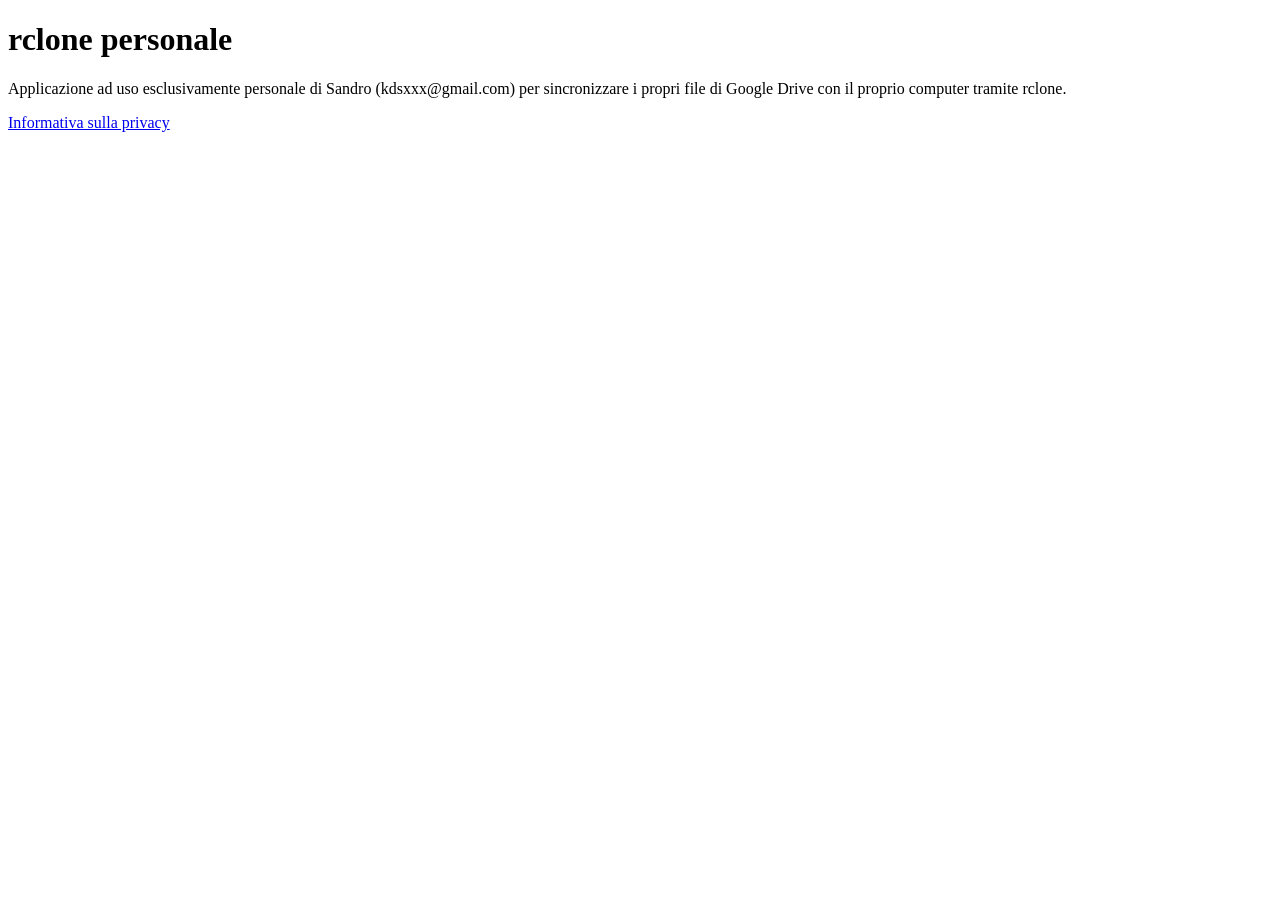
<file: index.html>
<!doctype html>
<html lang="it"><head><meta charset="utf-8"><title>rclone personale</title></head>
<body>
<h1>rclone personale</h1>
<p>Applicazione ad uso esclusivamente personale di Sandro (kdsxxx@gmail.com) per sincronizzare i propri file di Google Drive con il proprio computer tramite rclone.</p>
<p><a href="privacy.html">Informativa sulla privacy</a></p>
</body></html>
</file>
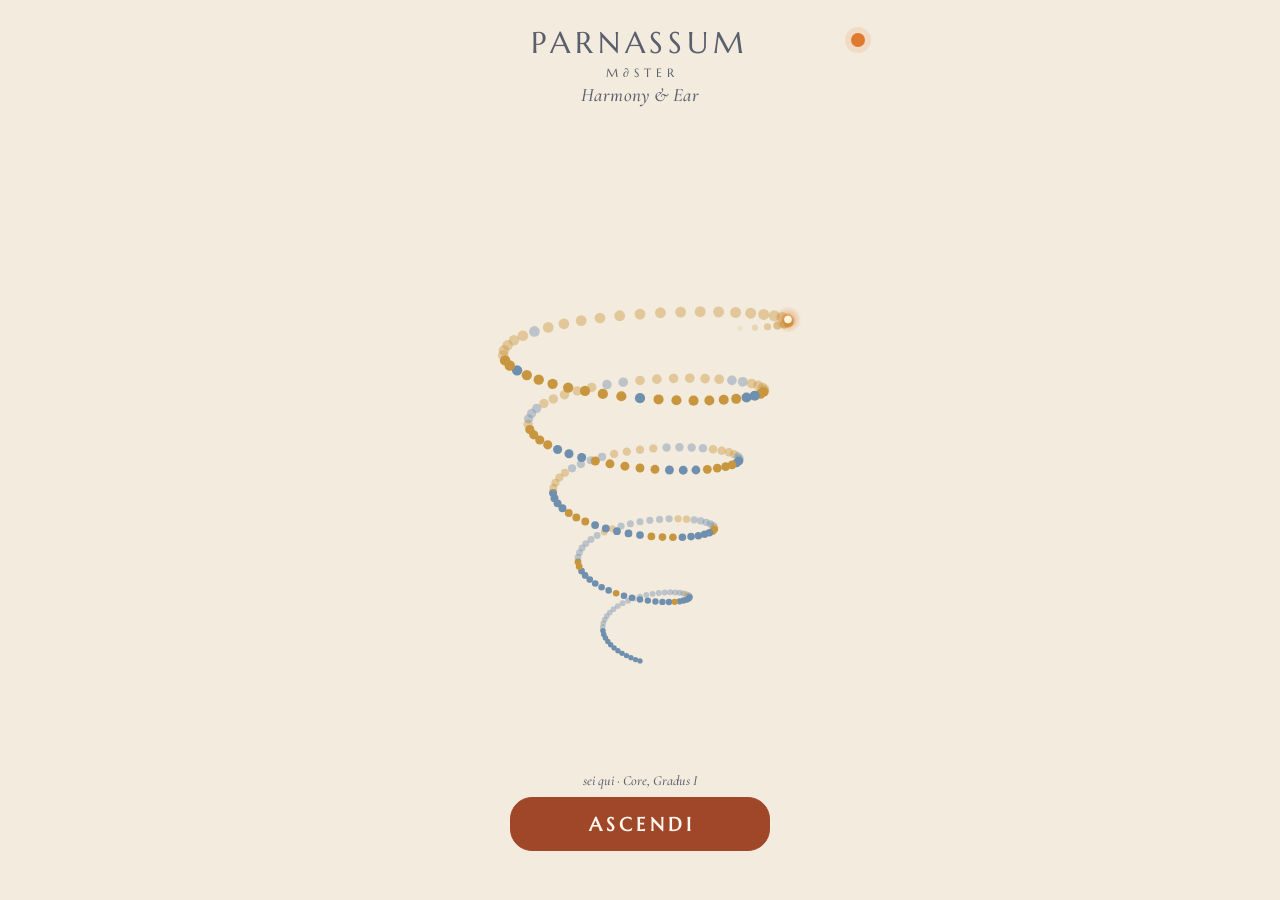
<file: ravel-fase0/index.html>
<!doctype html>
<html lang="it">
  <head>
    <meta charset="UTF-8" />
    <meta name="viewport" content="width=device-width, initial-scale=1, viewport-fit=cover" />
    <meta name="apple-mobile-web-app-capable" content="yes" />
    <meta name="mobile-web-app-capable" content="yes" />
    <meta name="apple-mobile-web-app-status-bar-style" content="default" />
    <meta name="apple-mobile-web-app-title" content="Parnassum M∂ster" />
    <meta name="theme-color" content="#f3ebdd" media="(prefers-color-scheme: light)" />
    <meta name="theme-color" content="#1d2230" media="(prefers-color-scheme: dark)" />
    <link rel="manifest" href="manifest.webmanifest" />
    <link rel="apple-touch-icon" href="icon-180.png" />
    <title>Parnassum M∂ster · Harmony &amp; Ear</title>
    <meta name="description" content="Parnassum M∂ster (Master) · Harmony &amp; Ear: l’orecchio relativo, dai gradi nella tonalità fino all’armonia." />
    <script type="module" crossorigin src="./assets/main-BRu6E8eR.js"></script>
    <link rel="modulepreload" crossorigin href="./assets/subjects-xXFOKr2m.js">
    <link rel="modulepreload" crossorigin href="./assets/tessere-DCb9m6Ef.js">
    <link rel="modulepreload" crossorigin href="./assets/audio-ESWxxZjq.js">
    <link rel="modulepreload" crossorigin href="./assets/icons-DHxEuYSl.js">
    <link rel="modulepreload" crossorigin href="./assets/progress-BFHjeU7x.js">
    <link rel="modulepreload" crossorigin href="./assets/theme-SWXJgfUt.js">
    <link rel="modulepreload" crossorigin href="./assets/meter-CseW2uOd.js">
    <link rel="modulepreload" crossorigin href="./assets/pitch-DtYOayEf.js">
    <link rel="modulepreload" crossorigin href="./assets/home-DmB1XJxV.js">
    <link rel="stylesheet" crossorigin href="./assets/theme-DOHul90L.css">
  </head>
  <body>
    <button id="audioTap" class="audio-tap" hidden>🔇 Tocca qui per riattivare l’audio</button>
    <main id="app">
      <!-- Menu unico (Q88, punto 9): stesso pallino, stesso posto, su home, esercitazione, lezioni, esame -->
      <button id="menuDot" class="menu-dot" aria-label="Menu" aria-haspopup="dialog"><span aria-hidden="true"></span></button>
      <section id="intro" class="screen" hidden>
        <header class="top">
          <span id="introCount" class="steps"></span>
          <button id="introClose" class="icon" aria-label="Chiudi le istruzioni">✕</button>
        </header>
        <div class="row-btns intro-nav">
          <button id="introPrev">← Indietro</button>
          <span id="introDots" class="intro-dots" aria-hidden="true"></span>
          <button id="introNext" class="primary">Avanti →</button>
        </div>
        <label class="check intro-skip"><input id="introSkip" type="checkbox" /> Non mostrare più all'avvio</label>
        <div class="intro-body">
          <div class="intro-card">
            <h2 id="introTitle"></h2>
            <div id="introStaff" class="staffHost" hidden></div>
            <div id="introText" class="intro-text"></div>
            <button id="introPlay" class="play play-word" aria-label="Ascolta l'esempio" hidden>▶ Ascolta</button>
          </div>
        </div>
      </section>

      <section id="method" class="screen" hidden>
        <header class="top">
          <span class="steps">Il metodo nel dettaglio</span>
          <button id="methodClose" class="icon" aria-label="Chiudi">✕</button>
        </header>
        <article id="methodText" class="method-text"></article>
        <div class="row-btns">
          <button id="methodBack">← Indietro</button>
        </div>
      </section>

      <section id="home" class="screen">
        <header class="top home-top">
          <span class="brand">Parnassum <span>M∂ster</span><small class="brand-sub">Harmony &amp; Ear</small></span>
        </header>
        <div id="homeSpiral" class="home-host"></div>
        <div class="home-bottom">
          <p id="hereLine" class="here-line"></p>
          <button id="ascend" class="primary ascend">Ascendi</button>
          <p id="nextStep" class="next-step"></p>
        </div>
      </section>

      <section id="plan" class="screen" hidden>
        <header class="top dlg-top"><h2>Piano di studi</h2><button id="planClose" class="icon" aria-label="Chiudi">✕</button></header>
        <div id="planBody" class="plan-body"></div>
      </section>

      <dialog id="menu" class="sheet" aria-label="Menu">
        <div class="grip" aria-hidden="true" tabindex="-1" autofocus></div>
        <div id="menuBody" class="sheet-scroll menu-body"></div>
        <p id="buildLabel" class="sheet-note"></p>
        <button class="btn-close" id="menuX">Chiudi</button>
      </dialog>

      <dialog id="examSheet" class="sheet" aria-labelledby="examTitle">
        <div class="grip" aria-hidden="true" tabindex="-1" autofocus></div>
        <h2 id="examTitle"></h2>
        <ul id="examLines" class="exam-lines"></ul>
        <p id="examAdvice" class="sheet-note"></p>
        <div class="row-btns">
          <button id="examLater">Non ora</button>
          <button id="examStart" class="primary">Inizia</button>
        </div>
      </dialog>

      <section id="start" class="screen" hidden>
        <h1>Parnassum <span>M∂ster</span></h1>
        <p class="brand-sub">Harmony &amp; Ear</p>
        <p class="sub">Primo accesso: due domande, poi la taratura (una volta sola su questo dispositivo)</p>
        <div class="ask">
          <p>Hai le cuffie?</p>
          <div class="seg" data-key="headphones"><button data-v="1">Sì</button><button data-v="0" class="on">No</button></div>
        </div>
        <div class="ask">
          <p>Posso cantare adesso?</p>
          <div class="seg" data-key="sing"><button data-v="1" class="on">Sì</button><button data-v="0">No</button></div>
        </div>
        <button id="go" class="primary">Inizia</button>
        <p id="startMsg" class="msg"></p>
        <p class="mode" id="modeLabel"></p>
      </section>

      <section id="calib" class="screen" hidden>
        <h2>Taratura</h2>
        <p class="sub calib-why">Stiamo tarando il tuo dispositivo: misuriamo il ritardo dell'audio. Potrai scegliere di rifarlo, se necessario.</p>
        <p class="sub">Quattro colpi per prendere il tempo, poi otto colpi: tocca il cerchio insieme a ognuno.</p>
        <button id="tapPad" class="pad" aria-label="Tocca a tempo"></button>
        <p id="calibMsg" class="msg"></p>
        <p id="calibCheck" class="msg"></p>
        <div class="opt calib-hp"><span>Cuffie</span>
          <div class="seg" data-for="headphonesOn"><button data-v="1">Sì</button><button data-v="0">No</button></div></div>
        <div class="row-btns">
          <button id="calibStart" class="primary">Avvia</button>
          <button id="calibSkip">Salta</button>
          <button id="calibNext" class="primary" hidden>Continua</button>
        </div>
      </section>

      <section id="play" class="screen" hidden>
        <header class="top">
          <span id="keyLabel"></span>
          <span class="top-btns">
            <button id="playHome" class="icon" aria-label="Torna alla spirale">⌂</button>
            <button id="openLesson" class="small">Lezione</button>
          </span>
        </header>
        <div id="groupRow" class="group-row" role="group" aria-label="Lezioni del Gradus I"></div>
        <div class="ladder-line">
          <div id="ladderRow" class="ladder-row" aria-hidden="true"></div>
          <button id="examEntry" class="small exam-entry">Esamino</button>
        </div>
        <p id="modeLine" class="mode-line"></p>
        <!-- Q88: domande sugli intervalli in coda all'esamino del gruppo -->
        <div id="ivHost" hidden></div>
        <div id="staffHost"></div>
        <div id="voiceMeterHost" class="voice-meter"></div>
        <p id="status" class="status">In pausa: premi ▶</p>
        <div id="keypad" class="piano-host"></div>
        <div class="controls">
          <button id="playToggle" class="play" aria-label="Avvia" aria-pressed="false">▶</button>
          <button id="singBtn" class="sing" hidden>Tieni premuto e canta</button>
          <button id="droneToggle" class="small drone on" aria-pressed="true" aria-label="Bordone acceso">Bordone</button>
        </div>
        <p id="singHint" class="hint" hidden>Canta l’ultima nota, in qualsiasi ottava</p>
        <button id="playInvite" class="invite" hidden>Non vuoi cantare? Glissa con il dito</button>
        <div class="seg answer-seg" data-for="answerMode" aria-label="Modo di risposta"><button data-v="tap">Tocca</button><button data-v="sing">Canta</button><button data-v="glide">Glissa</button></div>
        <div class="row-btns">
          <button id="again">Riascolta</button>
          <button id="next" class="primary" hidden>Avanti</button>
        </div>
      </section>

      <section id="lesson" class="screen" hidden>
        <header class="top">
          <span id="lessonSteps" class="steps"><span>Ascolta</span><span>Canta</span><span>Prova</span></span>
          <button id="lessonClose" class="icon" aria-label="Chiudi la lezione">✕</button>
        </header>
        <div id="lessonPick" class="chips3" aria-label="Lezione"></div>
        <h2 id="lessonTitle"></h2>
        <p id="lessonChords" class="chord-line" aria-live="polite"></p>
        <div id="lessonStaff" class="staffHost"></div>
        <!-- Tastiera in do: L1 «Tono e semitono», L2 «Le seconde» (Sandro, 22 nov.) -->
        <div id="lessonKb" class="lesson-kb" hidden></div>
        <p id="lessonText" class="lesson-text"></p>
        <div id="lessonKeypad" class="piano-host" hidden></div>
        <div class="controls">
          <button id="lessonPlay" class="play play-word" aria-label="Ascolta">▶ Ascolta</button>
          <button id="lessonSing" class="sing" hidden>Tieni premuto e canta</button>
          <button id="lessonDrone" class="small drone on" aria-label="Bordone">Bordone</button>
        </div>
        <button id="lessonInvite" class="invite" hidden>Non vuoi cantare? Glissa con il dito</button>
        <div class="seg answer-seg" data-for="answerMode" aria-label="Modo di risposta"><button data-v="tap">Tocca</button><button data-v="sing">Canta</button><button data-v="glide">Glissa</button></div>
        <div class="row-btns">
          <button id="lessonPrev" hidden>← Indietro</button>
          <button id="lessonSkip" hidden>Salta il canto →</button>
          <button id="lessonToTry" class="skip-lesson" hidden>Salta la lezione →</button>
          <button id="lessonNext" class="primary" hidden>Avanti →</button>
        </div>
      </section>

      <!-- Lezioni L4–L10 del Gradus I (Q88) -->
      <section id="lessonx" class="screen" hidden>
        <header class="top">
          <span id="lxSteps" class="steps"><span>Ascolta</span><span>Canta</span><span>Prova</span><span>Esamino</span></span>
          <button id="lxClose" class="icon" aria-label="Chiudi la lezione">✕</button>
        </header>
        <h2 id="lxTitle"></h2>
        <p id="lxText" class="lesson-text"></p>
        <div id="lxHost"></div>
        <div class="controls">
          <button id="lxPlay" class="play play-word" aria-label="Ascolta">▶ Ascolta</button>
          <button id="lxDrone" class="small drone" aria-label="Bordone spento">Bordone</button>
        </div>
        <button id="lxInvite" class="invite" hidden>Non vuoi cantare? Glissa con il dito</button>
        <div class="seg answer-seg" data-for="answerMode" aria-label="Modo di risposta"><button data-v="tap">Tocca</button><button data-v="sing">Canta</button><button data-v="glide">Glissa</button></div>
        <div class="row-btns">
          <button id="lxPrev" hidden>← Indietro</button>
          <button id="lxSkip" class="skip-lesson" hidden>Salta la lezione →</button>
          <button id="lxNext" class="primary" hidden>Avanti →</button>
        </div>
      </section>

      <!-- Esame del Gradus I (Q88) -->
      <section id="exam" class="screen" hidden>
        <header class="top">
          <span class="steps">Esame del Gradus I</span>
          <button id="exClose" class="icon" aria-label="Chiudi l’esame">✕</button>
        </header>
        <h2 id="exTitle"></h2>
        <div id="exText" class="lesson-text"></div>
        <div id="exHost"></div>
        <div id="exButtons" class="row-btns"></div>
      </section>

      <!-- Audition, la prova d'ingresso (questione 111) -->
      <section id="audition" class="screen" hidden>
        <header class="top">
          <span class="steps">Audition</span>
          <button id="auClose" class="pause-btn" aria-label="Metti in pausa l’Audition: riprendi da qui">Pausa</button>
        </header>
        <h2 id="auTitle"></h2>
        <div id="auText" class="lesson-text"></div>
        <div id="auHost"></div>
        <div id="auButtons" class="row-btns"></div>
      </section>

      <dialog id="settings" class="sheet" aria-labelledby="settingsTitle">
        <div class="grip" aria-hidden="true" tabindex="-1" autofocus></div>
        <div class="sheet-head"><h2 id="settingsTitle">Impostazioni</h2><button id="closeX" class="icon" aria-label="Chiudi">✕</button></div>
        <div class="sheet-scroll">
          <!-- Impostazioni del Gradus (Q88, punto 9) -->
          <div class="opt" data-scope="gradus"><span>Modo di risposta</span>
            <div class="seg" data-for="answerMode"><button data-v="tap">Tocca</button><button data-v="sing">Canta</button><button data-v="glide">Glissa</button></div>
            <small>Glissa: tieni premuto e muovi il dito, su più acuto, giù più grave. Quando lo alzi, o resti fermo su una nota per un secondo e mezzo, vale quella nota.</small></div>
          <div class="opt" data-scope="gradus"><span>Vista dei gradi</span>
            <div class="seg" data-for="viewSelect"><button data-v="spiral">Spirale</button><button data-v="rows">Righe</button></div></div>
          <div class="opt" data-scope="gradus"><span>Nomi accanto ai gradi</span>
            <div class="seg" data-for="labelMode"><button data-v="syl">do re mi</button><button data-v="notes">Note reali</button><button data-v="none">Nessuno</button></div></div>
          <div class="opt" data-scope="gradus"><span>Tonalità</span>
            <select id="keySelect"><option value="">Casuale</option></select></div>
          <div class="opt" data-scope="gradus"><span>Cambio di tonalità</span>
            <div class="seg" data-for="keyChange"><button data-v="auto">Automatico</button><button data-v="1">Dopo 1 domanda</button><button data-v="3">Dopo 3</button><button data-v="5">Dopo 5</button><button data-v="never">Mai</button></div>
            <small>Automatico: la tonalità resta ferma all'inizio e cambia sempre più spesso man mano che riconosci i gradi.</small></div>
          <div class="opt" data-scope="gradus"><span>Ritorno alla tonica sempre</span>
            <div class="seg" data-for="returnAlways"><button data-v="1">Sì</button><button data-v="0">No</button></div>
            <small>Negli ultimi gradini prima dell'esame e all'esame il ritorno suona solo dopo un errore. Con «Sì» suona sempre.</small></div>
          <div class="opt" data-scope="gradus"><span>Bordone</span>
            <input id="droneLevel" type="range" min="0" max="0.6" step="0.05" value="0.25" aria-label="Volume del bordone" /></div>
          <div class="opt" data-scope="gradus"><span>Velocità: <b id="speedValue">moderata</b></span>
            <input id="speedRange" type="range" min="0.5" max="1.3" step="0.05" value="0.8" aria-label="Velocità" /></div>
          <!-- Impostazioni generali -->
          <div class="opt" data-scope="general"><span>Tema</span>
            <div class="seg" data-for="themeSelect"><button data-v="auto">Automatico</button><button data-v="light">Chiaro</button><button data-v="dark">Scuro</button></div>
            <small>Automatico segue il telefono.</small></div>
          <div class="opt" data-scope="general"><span>Pillole del Maestro</span>
            <div class="seg" data-for="pillsOn"><button data-v="1">Sì</button><button data-v="0">No</button></div>
            <small>Una frase breve alla fine della sessione, su come impara l'orecchio.</small></div>
          <div class="opt" data-scope="general"><span>Taratura</span>
            <button class="item" id="recalib">Ritara il dispositivo</button>
            <small>Da rifare quando cambi uscita audio: altoparlante, cuffie a filo o Bluetooth. Se colleghi o scolleghi le cuffie, l'app te lo propone da sola.</small></div>
          <button class="item" id="audioRebuild" data-scope="general">Non senti l’audio? Tocca qui per riattivarlo</button>
          <div class="opt" data-scope="general"><span>Cuffie</span>
            <div class="seg" data-for="headphonesOn"><button data-v="1">Sì</button><button data-v="0">No</button></div>
            <small>Con le cuffie il bordone resta acceso mentre canti.</small></div>
          <div class="opt" data-scope="general"><span>Microfono</span>
            <div class="seg" data-for="micOn"><button data-v="1">Acceso</button><button data-v="0">Spento</button></div></div>
          <details class="adv" data-scope="general"><summary>Per il collaudo</summary>
            <div class="opt"><span>Filtri del telefono (eco, rumore, guadagno)</span>
              <div class="seg" data-for="micFilters"><button data-v="1">Sì</button><button data-v="0">No</button></div></div>
            <button class="item" id="copyReport">Copia rapporto</button>
            <textarea id="reportBox" readonly hidden></textarea>
          </details>
          <div class="opt" data-scope="general"><span>I miei dati</span>
            <button class="item" id="dataExport">Esporta i miei dati</button>
            <button class="item" id="dataClear">Cancella i miei dati</button>
            <small>Le risposte restano solo su questo telefono: niente nome, niente audio.</small></div>
          <div class="opt" data-scope="general"><span>Contatti</span>
            <div data-contacts></div></div>
          <p class="credits" data-scope="general">Pianoforte: Salamander Grand Piano, Alexander Holm (CC BY 3.0). Riconoscimento dell'altezza: pitchy (MIT).</p>
          <div hidden>
            <select id="viewSelect"><option value="spiral" selected>Spirale</option><option value="rows">Righe</option></select>
            <select id="labelMode"><option value="syl" selected>do re mi</option><option value="notes">Note reali</option><option value="none">Nessuno</option></select>
            <select id="keyChange"><option value="auto" selected>Automatico</option><option value="1">1</option><option value="3">3</option><option value="5">5</option><option value="never">Mai</option></select>
            <select id="answerMode"><option value="tap">Tocca</option><option value="sing">Canta</option><option value="glide">Glissa</option></select>
            <input id="headphonesOn" type="checkbox" /><input id="micOn" type="checkbox" /><input id="micFilters" type="checkbox" /><input id="pillsOn" type="checkbox" />
            <select id="themeSelect"><option value="auto">Automatico</option><option value="light">Chiaro</option><option value="dark">Scuro</option></select><input id="returnAlways" type="checkbox" />
          </div>
        </div>
      </dialog>
      <div id="outputToast" class="toast" role="status" hidden>
        <p>L'uscita audio è cambiata (cuffie collegate o scollegate?).</p>
        <div class="row-btns"><button id="toastRecalib" class="primary">Ritara</button><button id="toastLater">Più tardi</button></div>
      </div>
    </main>
  </body>
</html>
</file>
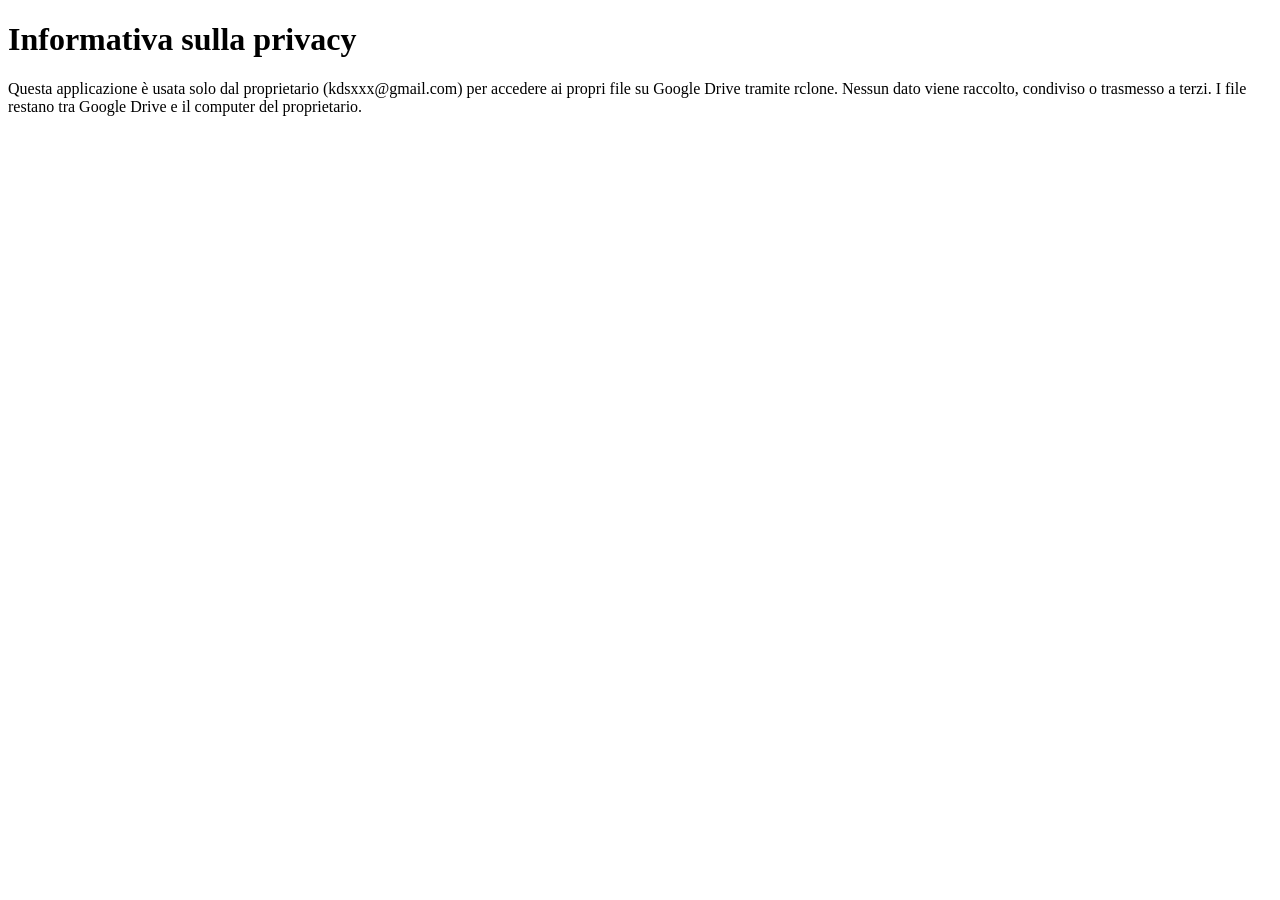
<file: privacy.html>
<!doctype html>
<html lang="it"><head><meta charset="utf-8"><title>Privacy</title></head>
<body>
<h1>Informativa sulla privacy</h1>
<p>Questa applicazione è usata solo dal proprietario (kdsxxx@gmail.com) per accedere ai propri file su Google Drive tramite rclone. Nessun dato viene raccolto, condiviso o trasmesso a terzi. I file restano tra Google Drive e il computer del proprietario.</p>
</body></html>
</file>
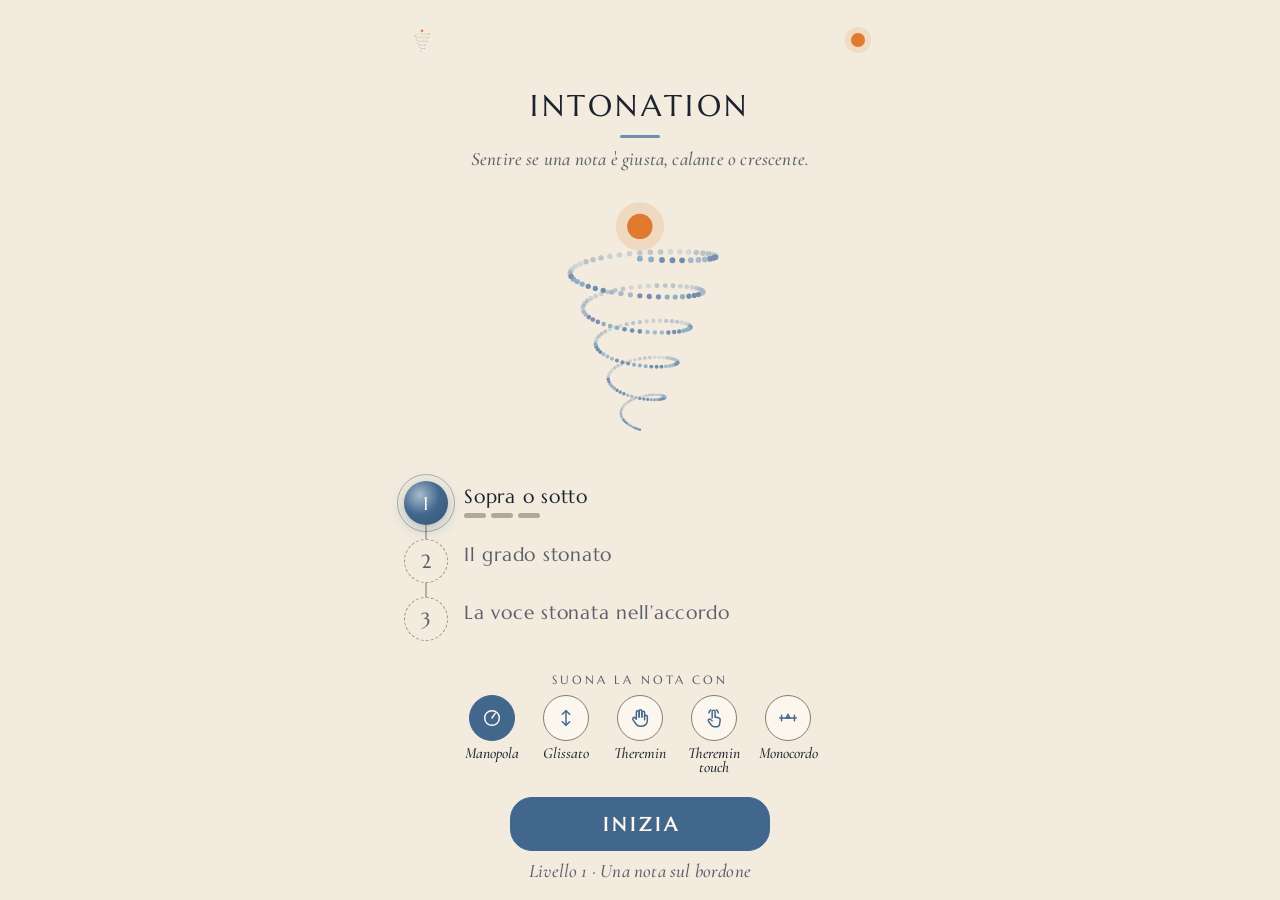
<file: ravel-fase0/intonation.html>
<!doctype html>
<html lang="it" data-subject="intonation">
  <head>
    <meta charset="UTF-8" />
    <meta name="viewport" content="width=device-width, initial-scale=1, viewport-fit=cover" />
    <meta name="apple-mobile-web-app-capable" content="yes" />
    <meta name="mobile-web-app-capable" content="yes" />
    <meta name="apple-mobile-web-app-status-bar-style" content="default" />
    <meta name="theme-color" content="#f3ebdd" media="(prefers-color-scheme: light)" />
    <meta name="theme-color" content="#1d2230" media="(prefers-color-scheme: dark)" />
    <link rel="apple-touch-icon" href="icon-180.png" />
    <title>Parnassum M∂ster Intonation</title>
    <script type="module" crossorigin src="./assets/intonation-C0-fwT-F.js"></script>
    <link rel="modulepreload" crossorigin href="./assets/subjects-xXFOKr2m.js">
    <link rel="modulepreload" crossorigin href="./assets/tessere-DCb9m6Ef.js">
    <link rel="modulepreload" crossorigin href="./assets/audio-ESWxxZjq.js">
    <link rel="modulepreload" crossorigin href="./assets/icons-DHxEuYSl.js">
    <link rel="modulepreload" crossorigin href="./assets/progress-BFHjeU7x.js">
    <link rel="modulepreload" crossorigin href="./assets/theme-SWXJgfUt.js">
    <link rel="modulepreload" crossorigin href="./assets/meter-CseW2uOd.js">
    <link rel="modulepreload" crossorigin href="./assets/theremin-D1nVnPMW.js">
    <link rel="stylesheet" crossorigin href="./assets/theme-DOHul90L.css">
    <link rel="stylesheet" crossorigin href="./assets/theremin-K9lS7bXt.css">
    <link rel="stylesheet" crossorigin href="./assets/intonation-D_qEUuTv.css">
  </head>
  <body>
    <button id="audioTap" class="audio-tap" hidden>🔇 Tocca qui per riattivare l’audio</button>
    <main id="app" class="into">
      <!-- Intestazione (‹ con mini-spirale, titolo, pallino), menu e foglio delle impostazioni vengono dal telaio comune
           (src/platform/frame.ts, questione 101): qui solo i contenuti di Intonation. -->

      <!-- Home della materia -->
      <section id="iHome" class="screen">
        <!-- Identità «Ad Parnassum» (Sandro, 24 nov., tavola D): nome in maiuscolo romano, sottotitolo, spirale a tessere azzurre col sole -->
        <div class="into-hero">
          <h1 class="into-title">Intonation</h1>
          <p class="into-sub">Sentire se una nota è giusta, calante o crescente.</p>
          <div id="iHeroHost" class="into-spiral"></div>
        </div>
        <ol id="iLevels" class="into-levels"></ol>
        <!-- Striscia degli strumenti (Sandro, 26 nov., prova «Intonation A»; regola 10 della piattaforma) -->
        <div id="iTools"></div>
        <div class="home-bottom">
          <button id="iGo" class="primary ascend">Inizia</button>
          <p id="iNext" class="next-step"></p>
        </div>
      </section>

      <!-- Prova libera sul bordone (Sandro, 26 nov., 09:05): dalla striscia degli strumenti, fuori dal percorso, senza voto.
           Non salta Percepire: nel percorso lo strumento si usa quando l'app arriva ad Accorda. -->
      <section id="iFree" class="screen" hidden>
        <h2 id="iFreeTitle" class="serif-title into-free-title"></h2>
        <p class="into-free-sub">Prova libera sul bordone · senza voto</p>
        <div id="iFreeHost" class="ipad-host" data-noswipe></div>
        <div id="iFreeKnob" class="knob" hidden>
          <input id="iFreeKnobRange" type="range" min="-100" max="100" step="0.5" value="0" aria-label="Manopola" />
        </div>
        <div class="row-btns into-free-btns">
          <button id="iFreeDrone" aria-pressed="true">Bordone</button>
          <button id="iFreeNew" class="primary">Altra nota</button>
        </div>
      </section>

      <!-- Con che cosa ascolti -->
      <section id="iListen" class="screen" hidden>
        <header class="top">
          <span class="steps-label">Ascolto</span>
          <button id="iListenClose" class="icon" aria-label="Chiudi">✕</button>
        </header>
        <h2 class="serif-title">Con che cosa ascolti?</h2>
        <div class="into-lead" data-rich>Per scendere sotto i 15 cents servono cuffie o casse buone. Con l'altoparlante del telefono il traguardo si ferma a 15.</div>
        <div class="choice-list">
          <button data-listen="headphones">Cuffie</button>
          <button data-listen="speakers">Casse</button>
          <button data-listen="phone">Altoparlante del telefono</button>
        </div>
      </section>

      <!-- Taratura (solo se non è già stata fatta per il Core su questo dispositivo) -->
      <section id="iCalib" class="screen" hidden>
        <header class="top">
          <span class="steps-label">Taratura</span>
          <button id="iCalibClose" class="icon" aria-label="Chiudi">✕</button>
        </header>
        <h2 class="serif-title">Taratura</h2>
        <div class="into-lead" data-rich>Quattro colpi per prendere il tempo, poi otto colpi: tocca il cerchio insieme a ognuno. Si fa una volta sola su questo dispositivo.</div>
        <button id="iPad" class="pad" aria-label="Tocca a tempo"></button>
        <p id="iCalibMsg" class="msg"></p>
        <div class="row-btns">
          <button id="iCalibStart" class="primary">Avvia</button>
          <button id="iCalibSkip">Salta</button>
          <button id="iCalibNext" class="primary" hidden>Continua</button>
        </div>
      </section>

      <!-- Istruzioni del livello e Lezione del Maestro: stesse schede -->
      <section id="iCards" class="screen" hidden>
        <!-- Stesso schema della Guida del Core (regola di Sandro, 23 nov.): comandi e pallini in alto, poi la scheda -->
        <header class="top">
          <span id="iCardCount" class="steps-label"></span>
          <button id="iCardsClose" class="icon" aria-label="Chiudi">✕</button>
        </header>
        <div class="row-btns intro-nav">
          <button id="iCardPrev">← Indietro</button>
          <span id="iCardDots" class="intro-dots" aria-hidden="true"></span>
          <button id="iCardNext" class="primary">Avanti →</button>
        </div>
        <div class="intro-card">
          <h2 id="iCardTitle"></h2>
          <div id="iCardText" class="intro-text"></div>
          <div class="play-row"><button id="iCardPlay" class="play play-word" hidden>▶ <span>Ascolta</span></button></div>
        </div>
        <button id="iCardSkip" class="skip-lesson" hidden>Salta la lezione →</button>
        <label id="iCardOffWrap" class="check intro-skip" hidden><input id="iCardOff" type="checkbox" /> Non mostrare più all'avvio</label>
      </section>

      <!-- Esercizio -->
      <section id="iEx" class="screen" hidden>
        <!-- Tipo di prova, sempre in vista (Sandro, 23 nov.): si cambia in qualunque momento, senza penalità -->
        <div id="iModeSeg" class="seg mode-seg" role="group" aria-label="Tipo di prova">
          <button data-v="perceive">Percepire</button><button data-v="reproduce">Accorda</button><button data-v="voice">Voce</button><button data-v="anticipate">Anticipare</button>
        </div>
        <div id="iDots" class="ladder-row run-dots" aria-hidden="true"></div>
        <p id="iPrompt" class="into-prompt"></p>
        <!-- Indicatore verticale della voce mentre si canta (questione 87), a destra -->
        <div id="iVoiceMeterHost" class="into-voice-meter"></div>
        <!-- Riscontro a due cerchi: riferimento fermo, la nota sopra (crescente) o sotto (calante) -->
        <div id="iStage" class="into-stage"></div>
        <div class="controls into-controls">
          <button id="iPlay" class="play play-word">▶ <span>Ascolta</span></button>
        </div>
        <div id="iAnswer" class="answer"></div>
        <div id="iKnob" class="knob" hidden>
          <input id="iKnobRange" type="range" min="-100" max="100" step="0.5" value="0" aria-label="Manopola d'accordatura" />
          <div class="row-btns"><button id="iKnobDone" class="primary">Fatto</button></div>
        </div>
        <!-- Modi a dito per Riprodurre: glissato, theremin, monocordo -->
        <div id="iPadHost" class="ipad-host" data-noswipe hidden></div>
        <button id="iGlideInvite" class="invite" hidden>Non vuoi cantare? Glissa con il dito</button>
        <div id="iSing" hidden>
          <button id="iSingHold" class="hold sing" data-noswipe>Tieni premuto e canta</button>
        </div>
        <!-- Riprodurre: come rispondi, come Tocca · Canta · Glissa nel Core; uguale all'impostazione -->
        <div id="iProduceSeg" class="seg answer-seg produce-seg" aria-label="Riprodurre con" hidden><button data-v="knob">Manopola</button><button data-v="glide">Glissato</button><button data-v="hands">Theremin</button><button data-v="theremin">Theremin touch</button><button data-v="monochord">Monocordo</button></div>
        <div id="iFeedback" class="feedback" hidden>
          <p id="iVerdict" class="verdict-word"></p>
          <div id="iFbText" class="into-lead"></div>
          <div class="row-btns">
            <button id="iFbHear">▶ Senti la differenza</button>
            <button id="iFbNext" class="primary">Avanti</button>
          </div>
        </div>
      </section>

      <!-- Fine di una prova o di un livello -->
      <section id="iEnd" class="screen" hidden>
        <header class="top"><span class="steps-label">Intonation</span></header>
        <div class="into-end">
          <div id="iEndEmblem" class="into-sigla" aria-hidden="true"></div>
          <h2 id="iEndTitle" class="serif-title"></h2>
          <div id="iEndText" class="into-lead"></div>
        </div>
        <div class="row-btns col">
          <button id="iEndVoice" hidden>Vuoi mettere alla prova la tua voce?</button>
          <button id="iEndNext" class="primary">Avanti</button>
        </div>
      </section>

      <!-- Il metodo nel dettaglio -->
      <section id="iMethod" class="screen" hidden>
        <header class="top">
          <span class="steps-label">Il metodo nel dettaglio</span>
          <button id="iMethodClose" class="icon" aria-label="Chiudi">✕</button>
        </header>
        <article id="iMethodText" class="method-text"></article>
        <div class="row-btns">
          <button id="iMethodBack">← Indietro</button>
        </div>
      </section>

      <!-- Scelte proprie di Intonation: il telaio le mette nel foglio comune delle impostazioni. -->
      <div id="iSetBody" hidden>
        <div class="opt"><span>Ascolto</span>
          <div class="seg" id="iSegListen"><button data-v="headphones">Cuffie</button><button data-v="speakers">Casse</button><button data-v="phone">Telefono</button></div></div>
        <div class="opt"><span>Microfono (per cantare)</span>
          <div class="seg" id="iSegMic"><button data-v="1">Acceso</button><button data-v="0">Spento</button></div></div>
        <div class="opt"><span>Accorda con</span>
          <div class="seg seg5" id="iSegProduce"><button data-v="knob">Manopola</button><button data-v="glide">Glissato</button><button data-v="hands">Theremin</button><button data-v="theremin">Theremin touch</button><button data-v="monochord">Monocordo</button></div></div>
        <div class="opt"><span>Estensione del theremin</span>
          <div class="seg" id="iSegOct"><button data-v="1">1 ottava</button><button data-v="2">2 ottave</button></div></div>
        <div class="opt"><span>Cadenza</span>
          <div class="seg" id="iSegCadence"><button data-v="always">Sempre</button><button data-v="change">Al cambio di tonalità</button></div></div>
        <div class="opt" hidden><span>Barra dell'intonazione nel livello 3</span>
          <div class="seg" id="iSegMeter3"><button data-v="1">Sì</button><button data-v="0">No</button></div></div>
        <div class="opt"><span>Contatti</span>
          <div data-contacts></div></div>
        <details class="adv"><summary>Per il collaudo</summary>
          <button class="item" id="iRecalib">Ripeti la taratura</button>
          <button class="item" id="iReset">Ricomincia Intonation da capo</button>
          <button class="item" id="iCopy">Copia rapporto</button>
          <textarea id="iReport" readonly hidden></textarea>
        </details>
      </div>
    </main>
  </body>
</html>
</file>
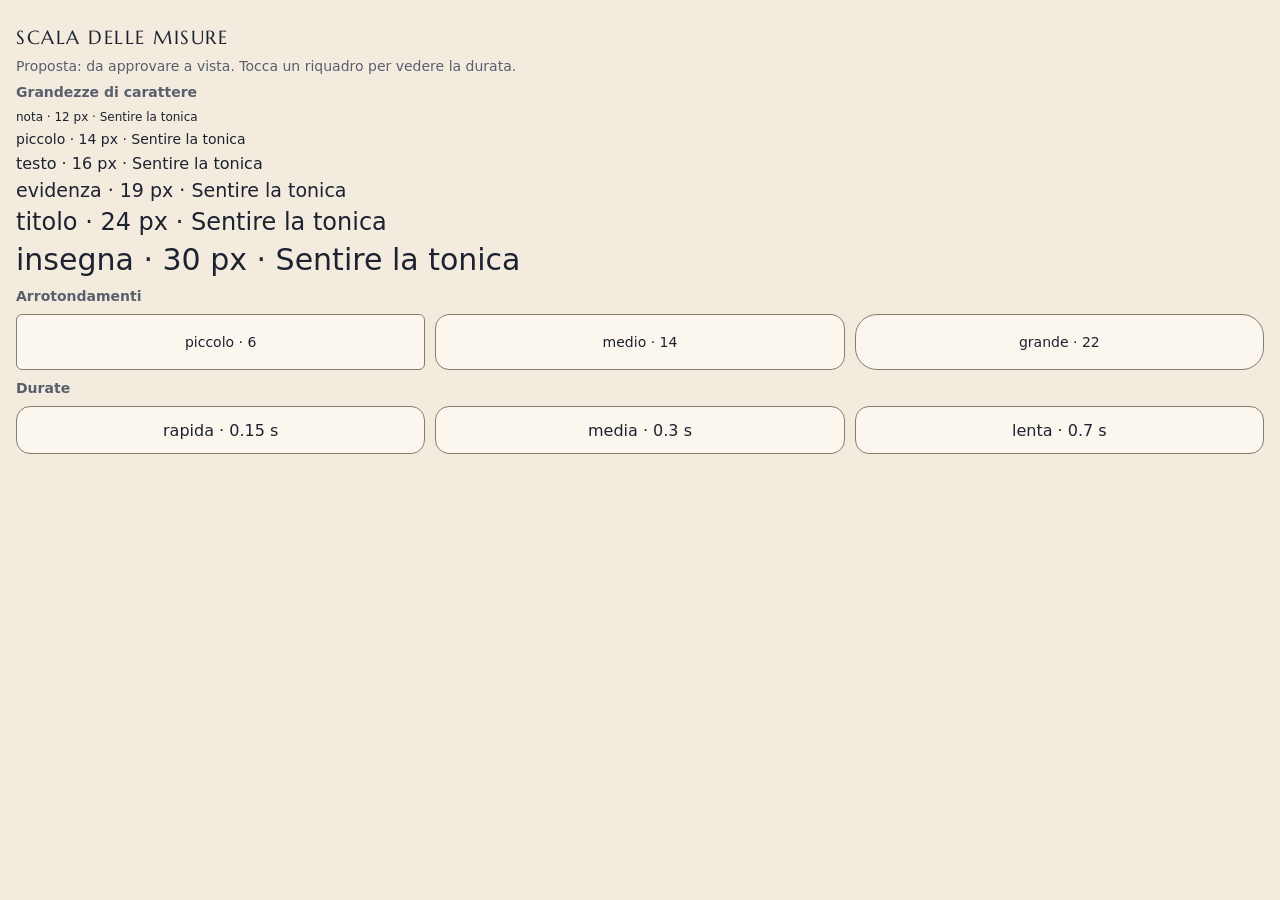
<file: ravel-fase0/prova-scala.html>
<!doctype html>
<html lang="it">
  <head>
    <meta charset="UTF-8" />
    <meta name="viewport" content="width=device-width, initial-scale=1, viewport-fit=cover" />
    <title>Scala delle misure · prova</title>
    <script type="module" crossorigin src="./assets/provaScala-CwYwNNUg.js"></script>
    <link rel="modulepreload" crossorigin href="./assets/subjects-xXFOKr2m.js">
    <link rel="modulepreload" crossorigin href="./assets/theme-SWXJgfUt.js">
    <link rel="stylesheet" crossorigin href="./assets/theme-DOHul90L.css">
  </head>
  <body>
    <!-- Pagina di prova (questione 101): la scala delle misure proposta, da approvare a vista da Sandro. -->
    <main id="sc"></main>
  </body>
</html>
</file>
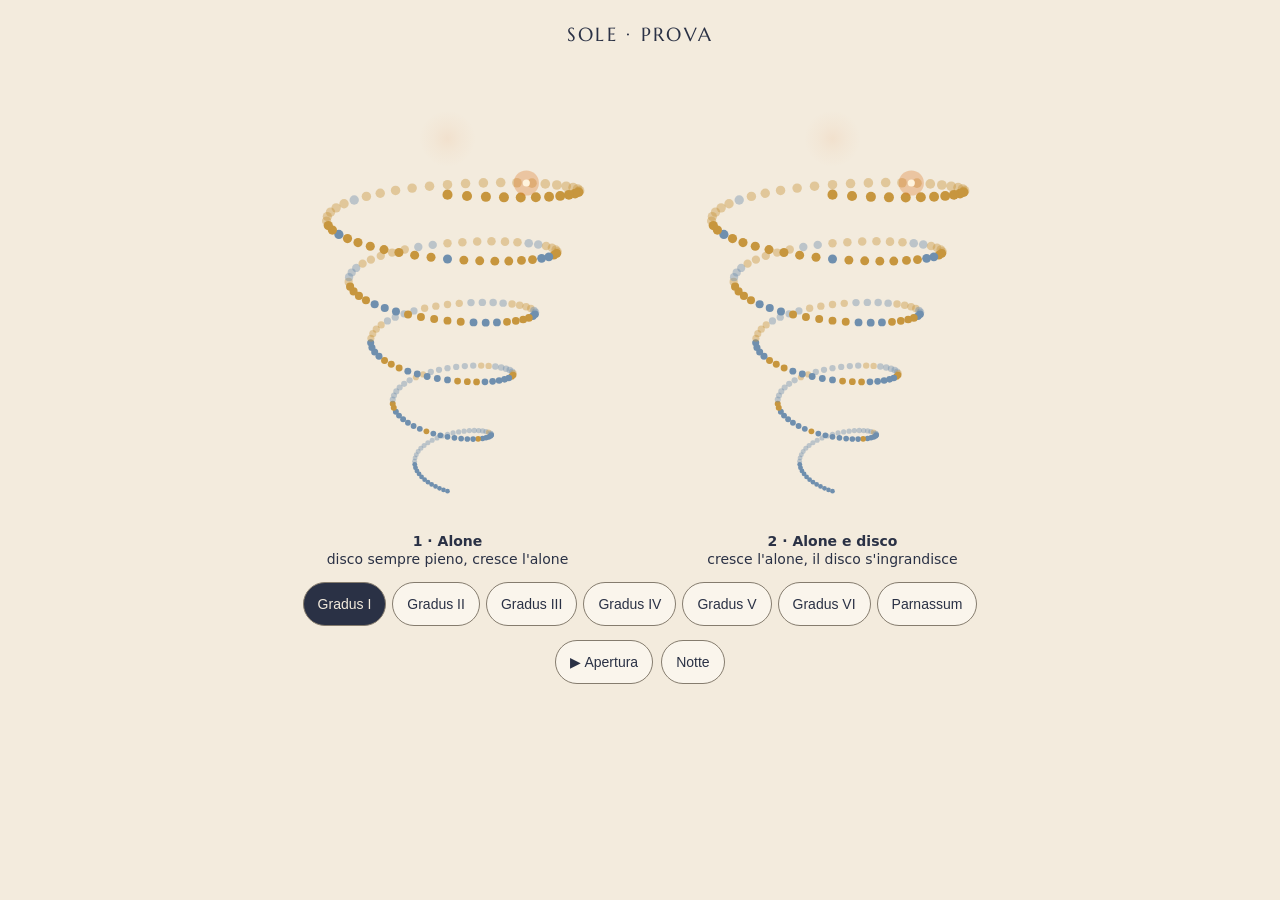
<file: ravel-fase0/prova-sole.html>
<!doctype html>
<html lang="it">
  <head>
    <meta charset="UTF-8" />
    <meta name="viewport" content="width=device-width, initial-scale=1, viewport-fit=cover" />
    <meta name="theme-color" content="#f3ebdd" />
    <title>Sole del Parnassum · prova</title>
    <script type="module" crossorigin src="./assets/provaSole-D04T4HuD.js"></script>
    <link rel="modulepreload" crossorigin href="./assets/subjects-xXFOKr2m.js">
    <link rel="modulepreload" crossorigin href="./assets/tessere-DCb9m6Ef.js">
    <link rel="modulepreload" crossorigin href="./assets/home-DmB1XJxV.js">
    <link rel="stylesheet" crossorigin href="./assets/provaSole-C3Zyhn6j.css">
  </head>
  <body>
    <!-- Pagina di prova (Sandro, 25 nov.): due modi di mostrare la salita sul sole del Parnassum, da scegliere. -->
    <main id="ps">
      <h1>Sole · prova</h1>
      <div class="ps-row">
        <figure><div id="psA"></div><figcaption><b>1 · Alone</b><br />disco sempre pieno, cresce l'alone</figcaption></figure>
        <figure><div id="psB"></div><figcaption><b>2 · Alone e disco</b><br />cresce l'alone, il disco s'ingrandisce</figcaption></figure>
      </div>
      <div class="ps-seg" id="psG" role="group" aria-label="Punto raggiunto"></div>
      <div class="ps-btns">
        <button id="psPlay">▶ Apertura</button>
        <button id="psTheme">Notte</button>
      </div>
    </main>
  </body>
</html>
</file>
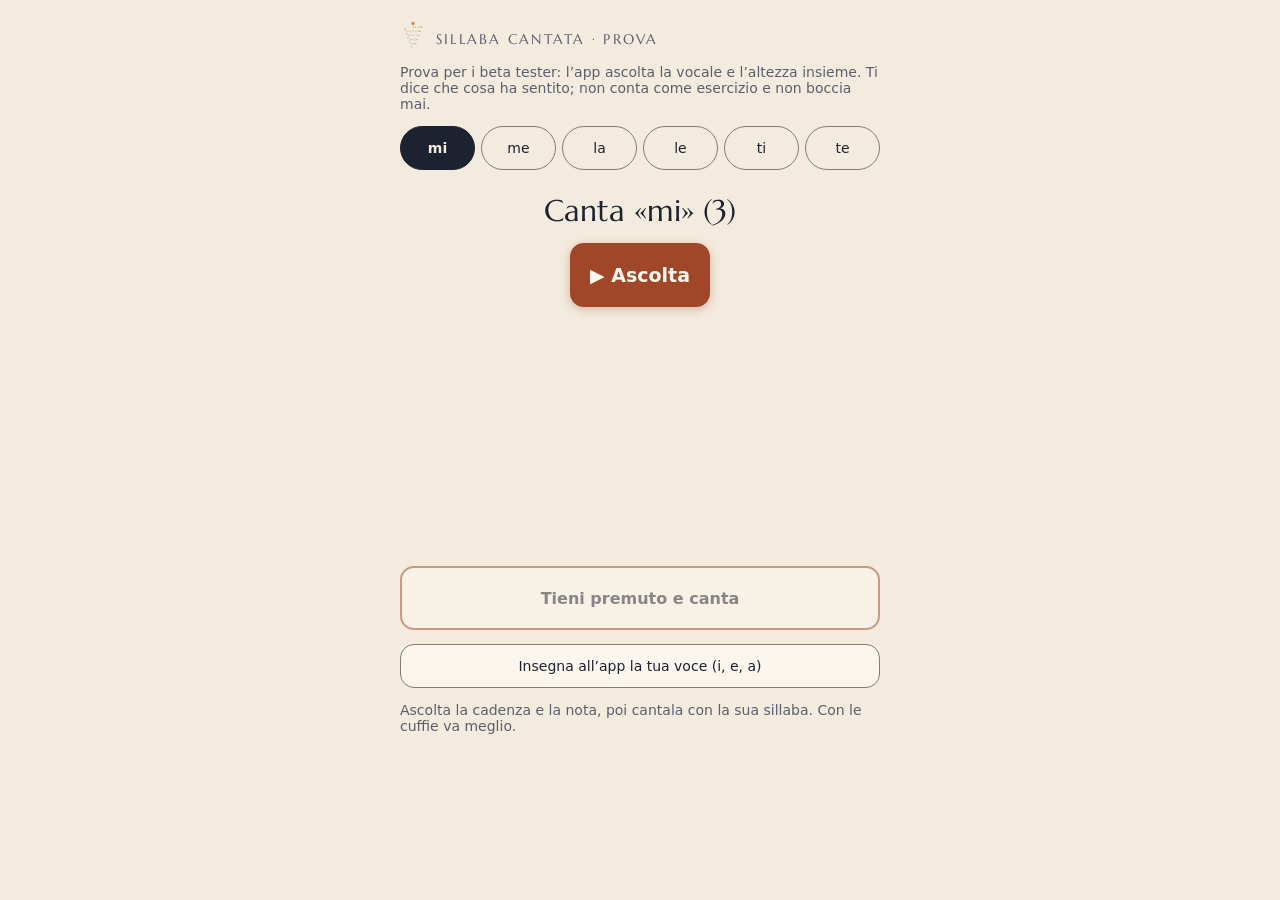
<file: ravel-fase0/sillaba.html>
<!doctype html>
<html lang="it">
  <head>
    <meta charset="UTF-8" />
    <meta name="viewport" content="width=device-width, initial-scale=1, viewport-fit=cover" />
    <meta name="apple-mobile-web-app-capable" content="yes" />
    <title>Sillaba cantata · prova beta · Parnassum M∂ster</title>
    <script type="module" crossorigin src="./assets/sillaba-B521X2ku.js"></script>
    <link rel="modulepreload" crossorigin href="./assets/subjects-xXFOKr2m.js">
    <link rel="modulepreload" crossorigin href="./assets/theme-SWXJgfUt.js">
    <link rel="modulepreload" crossorigin href="./assets/tessere-DCb9m6Ef.js">
    <link rel="modulepreload" crossorigin href="./assets/audio-ESWxxZjq.js">
    <link rel="modulepreload" crossorigin href="./assets/meter-CseW2uOd.js">
    <link rel="modulepreload" crossorigin href="./assets/pitch-DtYOayEf.js">
    <link rel="stylesheet" crossorigin href="./assets/theme-DOHul90L.css">
  </head>
  <body>
    <button id="audioTap" class="audio-tap" hidden>🔇 Tocca qui per riattivare l’audio</button>
    <main id="app">
      <section class="screen syl-screen">
        <header class="top home-top">
          <span class="brand">Sillaba cantata · prova</span>
        </header>
        <p class="sub">Prova per i beta tester: l’app ascolta la vocale e l’altezza insieme. Ti dice che cosa ha sentito; non conta come esercizio e non boccia mai.</p>
        <div class="seg syl-pick" id="sylPick"></div>
        <p id="sylAsk" class="syl-ask"></p>
        <button id="sylPlay" class="play play-word">▶ Ascolta</button>
        <div id="sylMeter" class="syl-meter"></div>
        <p id="sylMsg" class="status syl-msg"></p>
        <button id="sylSing" class="sing" disabled>Tieni premuto e canta</button>
        <button id="sylTeach" class="small">Insegna all’app la tua voce (i, e, a)</button>
        <p class="sub syl-note">Ascolta la cadenza e la nota, poi cantala con la sua sillaba. Con le cuffie va meglio.</p>
      </section>
    </main>
  </body>
</html>
</file>
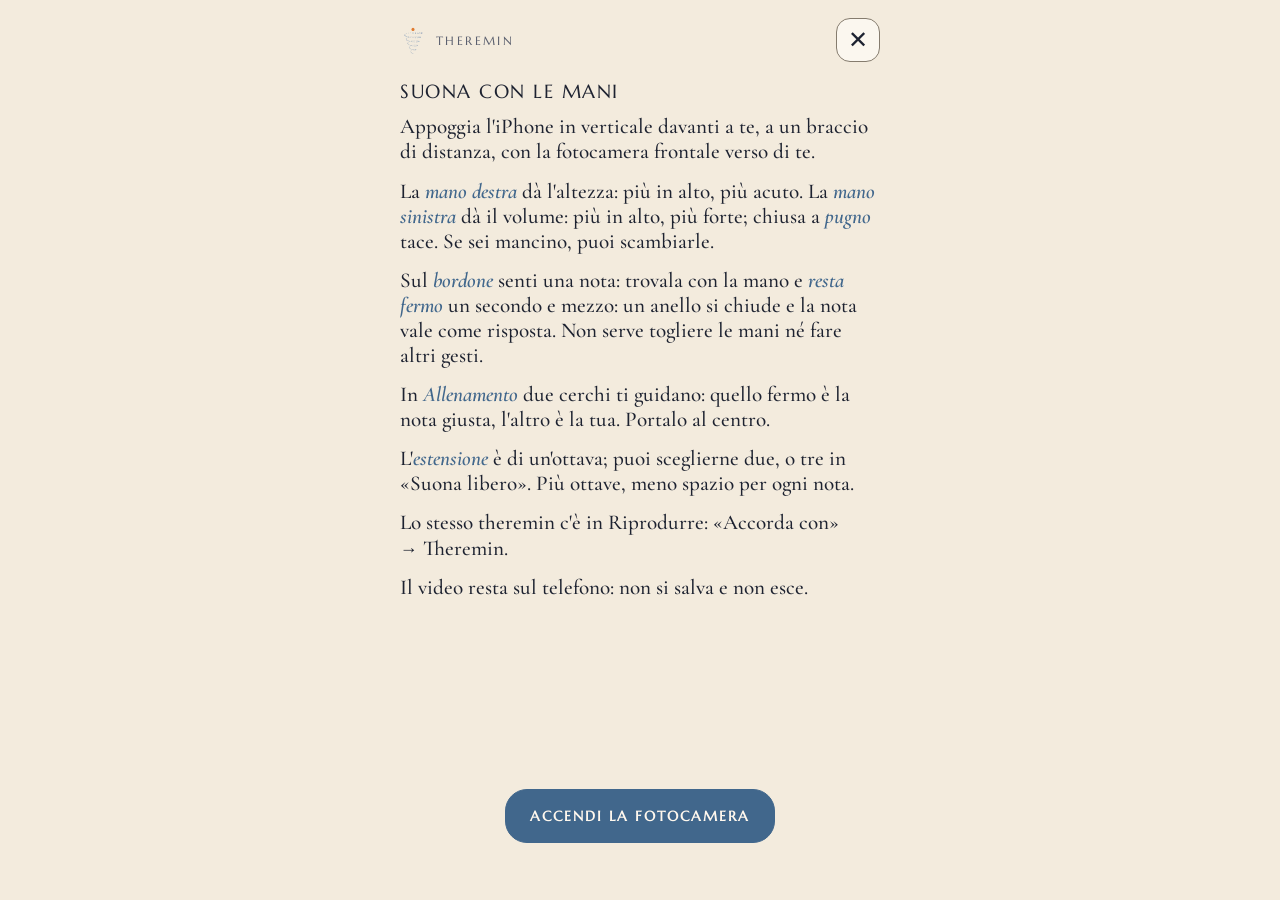
<file: ravel-fase0/theremin.html>
<!doctype html>
<html lang="it" data-subject="intonation">
  <head>
    <meta charset="UTF-8" />
    <meta name="viewport" content="width=device-width, initial-scale=1, viewport-fit=cover, user-scalable=no" />
    <meta name="apple-mobile-web-app-capable" content="yes" />
    <meta name="theme-color" content="#f3ebdd" media="(prefers-color-scheme: light)" />
    <meta name="theme-color" content="#1d2230" media="(prefers-color-scheme: dark)" />
    <link rel="apple-touch-icon" href="icon-180.png" />
    <title>Theremin · Intonation</title>
    <script type="module" crossorigin src="./assets/theremin-B5LrmM5s.js"></script>
    <link rel="modulepreload" crossorigin href="./assets/subjects-xXFOKr2m.js">
    <link rel="modulepreload" crossorigin href="./assets/progress-BFHjeU7x.js">
    <link rel="modulepreload" crossorigin href="./assets/theme-SWXJgfUt.js">
    <link rel="modulepreload" crossorigin href="./assets/theremin-D1nVnPMW.js">
    <link rel="modulepreload" crossorigin href="./assets/tessere-DCb9m6Ef.js">
    <link rel="modulepreload" crossorigin href="./assets/audio-ESWxxZjq.js">
    <link rel="stylesheet" crossorigin href="./assets/theme-DOHul90L.css">
    <link rel="stylesheet" crossorigin href="./assets/theremin-K9lS7bXt.css">
  </head>
  <body>
    <main id="app" class="tm">
      <!-- Theremin a mani, esercizio libero di Intonation (Sandro, 23 nov. sera; fuori dalla prova dal 26 nov.). -->
      <section id="tStart" class="screen">
        <header class="top">
          <span class="steps">Theremin</span>
          <button class="icon" data-close aria-label="Chiudi">✕</button>
        </header>
        <div class="intro-card">
          <h2>Suona con le mani</h2>
          <div class="intro-text">
            <p>Appoggia l'iPhone in verticale davanti a te, a un braccio di distanza, con la fotocamera frontale verso di te.</p>
            <p>La <strong>mano destra</strong> dà l'altezza: più in alto, più acuto. La <strong>mano sinistra</strong> dà il volume: più in alto, più forte; chiusa a <strong>pugno</strong> tace. Se sei mancino, puoi scambiarle.</p>
            <p>Sul <strong>bordone</strong> senti una nota: trovala con la mano e <strong>resta fermo</strong> un secondo e mezzo: un anello si chiude e la nota vale come risposta. Non serve togliere le mani né fare altri gesti.</p>
            <p>In <strong>Allenamento</strong> due cerchi ti guidano: quello fermo è la nota giusta, l'altro è la tua. Portalo al centro.</p>
            <p>L'<strong>estensione</strong> è di un'ottava; puoi sceglierne due, o tre in «Suona libero». Più ottave, meno spazio per ogni nota.</p>
            <p>Lo stesso theremin c'è in Riprodurre: «Accorda con» → Theremin.</p>
            <p>Il video resta sul telefono: non si salva e non esce.</p>
          </div>
        </div>
        <div class="home-bottom">
          <button id="tGo" class="primary ascend">Accendi la fotocamera</button>
          <p id="tStartMsg" class="tm-msg"></p>
        </div>
      </section>

      <section id="tPlay" class="screen" hidden>
        <header class="top">
          <span id="tTitle" class="steps">Theremin</span>
          <button class="icon" data-close aria-label="Chiudi">✕</button>
        </header>
        <div class="seg tm-seg" id="tHand" aria-label="Mano dell'altezza"><button data-v="right" aria-pressed="true">Altezza a destra</button><button data-v="left" aria-pressed="false">Mancino</button></div>
        <div class="seg tm-seg" id="tOct" aria-label="Estensione"><button data-v="1" aria-pressed="true">1 ottava</button><button data-v="2" aria-pressed="false">2 ottave</button><button data-v="3" aria-pressed="false">3 ottave</button></div>
        <div class="seg tm-seg" id="tMode"><button data-v="find" aria-pressed="true">Trova la nota</button><button data-v="train" aria-pressed="false">Allenamento</button><button data-v="free" aria-pressed="false">Suona libero</button></div>
        <p id="tPrompt" class="tm-prompt"></p>
        <div class="tm-stage">
          <video id="tVideo" playsinline muted autoplay></video>
          <canvas id="tCanvas"></canvas>
          <p id="tHint" class="tm-hint" hidden>Trovata? Resta fermo: vale come risposta</p>
          <div id="tHold" class="tm-hold" aria-hidden="true" hidden></div>
          <div id="tAim" class="tm-aim" aria-hidden="true" hidden><i class="tm-aim-ref"></i><i class="tm-aim-note"></i></div>
          <p id="tHands" class="tm-hands"></p>
        </div>
        <p id="tVerdict" class="tm-verdict"></p>
        <button id="tSound" class="primary ascend tm-sound" hidden>🔊 Tocca per il suono</button>
        <div class="row-btns tm-btns">
          <button id="tAgain">▶ Riascolta</button>
          <button id="tNext" class="primary">Nuova nota →</button>
        </div>
        <p id="tDiag" class="tm-diag"></p>
      </section>
    </main>
  </body>
</html>
</file>
<file: ravel-fase0/assets/theme-DOHul90L.css>
@font-face{font-family:Marcellus;font-style:normal;font-display:swap;font-weight:400;src:url(./marcellus-latin-400-normal-86dSXJnk.woff2) format("woff2"),url(./marcellus-latin-400-normal-AvMY561b.woff) format("woff")}@font-face{font-family:Cormorant Garamond;font-style:italic;font-display:swap;font-weight:500;src:url(./cormorant-garamond-latin-500-italic-Y14P-dkT.woff2) format("woff2"),url(./cormorant-garamond-latin-500-italic-DhNIfkTX.woff) format("woff")}@font-face{font-family:Cormorant Garamond;font-style:normal;font-display:swap;font-weight:500;src:url(./cormorant-garamond-latin-500-normal-BsRWmXhO.woff2) format("woff2"),url(./cormorant-garamond-latin-500-normal-zIXX3Q-H.woff) format("woff")}@font-face{font-family:Cormorant Garamond;font-style:italic;font-display:swap;font-weight:600;src:url(./cormorant-garamond-latin-600-italic-DCuhXWyK.woff2) format("woff2"),url(./cormorant-garamond-latin-600-italic-BcJbkSJ4.woff) format("woff")}[hidden]{display:none!important}:root{--bg: #f3ebdd;--surface: #fbf7ef;--fg: #1d2230;--muted: #5a5f6e;--line: #857c6e;--accent: #a0472a;--on-accent: #fff8ee;--ok: #2f7349;--bad: #962c25;--ring: #a0472a;--card: var(--surface);--tonic: #21416a;--gold: #7f5c1d;--parnassum: #e07a2e;--sun-deep: #a9531a;--subject: #c7963e;--serif: "Marcellus", "Iowan Old Style", "Palatino Linotype", Palatino, "Book Antiqua", Georgia, serif;--italic: "Cormorant Garamond", "Iowan Old Style", "Palatino Linotype", Palatino, Georgia, serif;color-scheme:light dark;font-family:-apple-system,system-ui,Segoe UI,sans-serif}@media(prefers-color-scheme:dark){:root{--bg: #1d2230;--surface: #272d3e;--fg: #f1e9da;--muted: #b9b3a6;--line: #737a8e;--accent: #e8925c;--on-accent: #1d2230;--ok: #a3ddb3;--bad: #f2958a;--ring: #e8925c;--tonic: #7096be;--gold: #d9b56a;--sun-deep: #e07a2e}}*{box-sizing:border-box;-webkit-tap-highlight-color:transparent}html,body{margin:0;background:var(--bg);color:var(--fg);height:100%}body{padding:env(safe-area-inset-top) 16px env(safe-area-inset-bottom);overscroll-behavior:none}#app{max-width:480px;margin:0 auto;min-height:100%}.screen{display:flex;flex-direction:column;gap:10px;padding-top:18px;min-height:100dvh}.screen[hidden]{display:none}h1{font-size:30px;margin:24px 0 0;letter-spacing:.02em}h1 span{color:var(--accent)}h2{font-size:24px;margin:8px 0 0}.sub,.msg,.mode,.credits{color:var(--muted);margin:0;font-size:14px}.msg{min-height:1.4em}button{font:inherit;font-size:16px;min-height:48px;padding:0 18px;border-radius:14px;border:1px solid var(--line);background:var(--card);color:var(--fg);touch-action:manipulation}button.primary{background:var(--accent);border-color:var(--accent);color:var(--on-accent);font-weight:600}@media(prefers-color-scheme:dark){button.primary{color:var(--on-accent)}}button:disabled{opacity:.5}.ask p{margin:0 0 6px;font-size:16px}.seg{display:flex;gap:8px}.seg button{flex:1}.seg button.on{border:2px solid var(--accent);font-weight:600}.row-btns{display:flex;gap:10px;flex-wrap:wrap}.row-btns button{flex:1}.pad{width:180px;height:180px;border-radius:50%;align-self:center;margin:24px 0;border:3px solid var(--accent);background:transparent;transition:background .15s}.pad.hit{background:var(--accent)}.pad{font-size:56px;font-weight:700;color:var(--accent)}.top{display:flex;justify-content:space-between;align-items:center;color:var(--muted);font-size:14px}.icon{min-height:44px;min-width:44px;padding:0;font-size:24px}#staffHost{flex:1;display:flex;min-height:0}.staff{width:100%;height:100%;max-height:54dvh}.staff .line{stroke:var(--line);stroke-width:2}.staff .num{font-size:16px;font-weight:700;fill:var(--fg)}.staff .syl{font-size:14px;fill:var(--muted)}.staff .disc{fill:var(--card);stroke:var(--line);stroke-width:1.5}.staff .ring{fill:none;stroke:var(--ring);stroke-width:1.5;opacity:.55;transition:opacity .3s,stroke-width .3s}.staff .row.target .disc{fill:var(--ok);stroke:var(--ok)}.staff .row.target .num{fill:var(--on-accent)}.staff .row.target .line{stroke:var(--ok);stroke-width:4}.staff .row.wrong .disc{stroke:var(--bad);stroke-width:3}.staff .row.target .ring{opacity:1;stroke-width:2.5}.staff .row.resolved .ring{opacity:0}.staff .voice{fill:var(--muted);opacity:0;transition:cy .15s linear,opacity .15s}.staff .voice.on{fill:var(--accent)}.status{text-align:center;font-size:19px;font-weight:600;min-height:1.5em;margin:0}.keypad{display:grid;grid-template-columns:repeat(7,1fr);gap:6px}.keypad button{min-height:56px;padding:0;font-size:24px;font-weight:700}.keypad button:active{background:var(--accent);color:var(--on-accent)}dialog{border:none;border-radius:14px;background:var(--card);color:var(--fg);width:min(92vw,440px)}dialog::backdrop{background:#0006}dialog label{display:flex;flex-direction:column;gap:6px;margin:12px 0;font-size:16px}dialog label.check{flex-direction:row;align-items:center}dialog select,dialog input[type=range]{font:inherit;min-height:44px}dialog input[type=checkbox]{width:22px;height:22px}dialog textarea{width:100%;height:160px;font-size:12px;margin-top:10px}.credits{font-size:14px;margin:12px 0}.contact{margin:0;font-size:14px}.contact a{display:inline-flex;align-items:center;min-height:44px;color:var(--accent)}.pill{font-size:14px;font-style:italic;color:var(--muted);margin-top:12px;text-align:left}@media(prefers-reduced-motion:reduce){*{transition:none!important}}.top-btns{display:flex;gap:8px;align-items:center}button.small{min-height:44px;font-size:14px;padding:0 12px}button.small.on{border:2px solid var(--accent)}.sing{min-height:64px;font-weight:600;border:2px solid var(--accent)}.sing.held{background:var(--accent);color:var(--on-accent)}.hint{color:var(--muted);font-size:14px;margin:-6px 0 0;text-align:center}.staff .row.octave .num,.staff .row.octave .syl{fill:var(--muted)}.staff .row.octave .disc{stroke-dasharray:3 3}.staff .row.step .disc{fill:var(--accent);stroke:var(--accent)}.staff .row.step .num{fill:var(--on-accent)}.staff .row.step .line{stroke:var(--accent);stroke-width:4}.staff .hit{fill:transparent}.staff .knob{cursor:pointer}.staff .knob:active .disc{fill:var(--accent)}.staff.spiral{max-height:54dvh}.staff .spiral-path{fill:none;stroke:var(--line);stroke-width:2}.staff .faint .disc{stroke-dasharray:3 3}.staff .faint .num{fill:var(--muted);font-size:14px}.staff .row[data-degree="1"] .disc{fill:var(--tonic);stroke:var(--tonic)}.staff .row[data-degree="1"] .num{fill:var(--on-accent)}.staff .row.faint[data-degree="1"] .disc{fill:var(--tonic);stroke:var(--tonic);opacity:.55;stroke-dasharray:none}.staff .row.octave .disc{stroke-dasharray:none;opacity:.55}.staff .row[data-degree="1"].wrong .disc{stroke:var(--bad);stroke-width:3}@media(prefers-color-scheme:dark){.staff .row[data-degree="1"] .num{fill:var(--on-accent)}}.staff .trail{stroke:var(--accent);stroke-width:5;stroke-linecap:round}#staffHost.nosyl .syl{display:none}.staff .spiral-path,.staff .line{transition:stroke .3s}#staffHost.ok .spiral-path{stroke:var(--ok)}#staffHost.ko .spiral-path{stroke:var(--bad)}#staffHost.ok .row:not(.target):not(.step) .line{stroke:color-mix(in srgb,var(--ok) 45%,var(--line))}#staffHost.ko .row:not(.target):not(.step) .line{stroke:color-mix(in srgb,var(--bad) 45%,var(--line))}.status:before{content:"";display:inline-block;width:12px;height:12px;border-radius:50%;margin-right:8px;vertical-align:1px;background:transparent;transition:background .3s}.status.ok:before{background:var(--ok);box-shadow:0 0 8px var(--ok)}.status.ko:before{background:var(--bad);box-shadow:0 0 8px var(--bad)}.controls{display:flex;gap:8px;align-items:stretch}.controls .play{width:64px;min-height:64px;padding:0;font-size:24px;flex:none}.controls .play.on{border:2px solid var(--accent)}.controls .sing{flex:1;min-height:64px}.controls .small{min-height:64px;flex:none}.controls .sing[hidden]+.small{margin-left:auto}.controls .sing{white-space:nowrap;font-size:16px;padding:0 10px}.drone:not(.on){color:var(--muted);text-decoration:line-through}.staffHost{flex:1;display:flex;min-height:0}#lessonStaff.ok .spiral-path{stroke:var(--ok)}#lessonStaff.ko .spiral-path{stroke:var(--bad)}.steps{display:flex;gap:6px;font-size:14px}.steps span{padding:4px 8px;border-radius:999px;border:1px solid var(--line)}.steps span.on{border-color:var(--accent);color:var(--fg);font-weight:600}.chips{display:grid;grid-template-columns:repeat(7,1fr);gap:6px}.chips button{min-height:44px;padding:0;font-size:16px}.chips button.on{border:2px solid var(--accent);font-weight:700}.lesson-text{text-align:center;font-size:16px;min-height:2.6em;margin:0}.lesson-text.ok:before,.lesson-text.ko:before{content:"";display:inline-block;width:12px;height:12px;border-radius:50%;margin-right:8px}.lesson-text.ok:before{background:var(--ok);box-shadow:0 0 8px var(--ok)}.lesson-text.ko:before{background:var(--bad);box-shadow:0 0 8px var(--bad)}#lesson .sing{min-height:60px}.chips3{display:grid;grid-template-columns:repeat(3,1fr);gap:6px}.chips3 button{min-height:44px;padding:0 4px;font-size:12px;line-height:1.15}.chips3 button.on{border:2px solid var(--accent);font-weight:700}.lesson-text{font-size:16px}.staff .row.lit .disc{fill:var(--accent);stroke:var(--accent);opacity:.85}.staff .row.lit .num{fill:var(--on-accent)}.staff .row.lit .line{stroke:var(--accent);stroke-width:3}#lesson .lesson-text{font-size:19px;line-height:1.45;text-align:left;min-height:4em}#lesson .lesson-text.big{flex:1;font-size:19px;display:flex;align-items:center}#lesson h2{font-size:19px;color:var(--muted)}.row-btns #lessonPrev{flex:0 0 auto}.dlg-top{margin:-4px 0 4px}.dlg-top h2{margin:0}.chord-line{margin:0;min-height:1.4em;text-align:center;font-size:14px;letter-spacing:.08em;color:var(--muted);font-family:var(--serif)}.chord-line span{padding:0 2px;transition:color .15s}.chord-line .sep{opacity:.5;padding:0 6px}.chord-line .now{color:var(--accent);font-weight:600}#intro h2{font-size:24px;margin-top:6px}.intro-text{flex:1;font-size:19px;line-height:1.5;margin:0}.intro-text p{margin:0 0 12px}#introStaff{max-height:34vh}#introPlay{align-self:center}.intro-skip{display:flex;gap:10px;align-items:center;color:var(--muted);font-size:14px}.intro-skip input{width:22px;height:22px}#lessonSteps span{cursor:pointer}#lessonSteps span:last-child{cursor:default}.controls .play.play-word,button.play-word{width:auto;min-width:132px;min-height:64px;padding:0 18px;flex:none;font-size:19px;font-weight:700;white-space:nowrap;background:var(--accent);border:2px solid var(--accent);color:var(--on-accent);box-shadow:0 2px 10px color-mix(in srgb,var(--accent) 35%,transparent)}@media(prefers-color-scheme:dark){.controls .play.play-word,button.play-word{color:var(--on-accent)}}.controls .play.play-word.on,button.play-word.on{background:var(--card);color:var(--accent);box-shadow:none}#introPlay.play-word{align-self:center}.drone.locked{opacity:.6;border-style:dashed}#introStaff.reveal .syl{opacity:0;transition:opacity .15s}#introStaff.reveal .row.lit .syl{opacity:1}#method{height:100dvh;min-height:0;padding-bottom:12px}.method-text{flex:1;min-height:0;overflow-y:auto;-webkit-overflow-scrolling:touch;overscroll-behavior:contain;font-size:19px;line-height:1.55;padding-right:4px}.method-text h1{font-size:24px;margin:4px 0 8px}.method-text h2{font-size:19px;margin:26px 0 6px}.method-text h3{font-size:19px;margin:18px 0 4px}.method-text p{margin:0 0 12px}.method-text ul,.method-text ol{margin:0 0 12px;padding-left:22px}.method-text li{margin-bottom:6px}.method-text table{border-collapse:collapse;font-size:14px;line-height:1.35;margin:0 0 12px;display:block;overflow-x:auto}.method-text th,.method-text td{border:1px solid var(--line);padding:4px 6px;text-align:left;vertical-align:top;overflow-wrap:anywhere}.method-text code{font-size:.9em}.chips3 button span,.chips3 button b{display:block}.chips3 button b{font-size:14px;margin-top:2px}.audio-tap{position:fixed;left:50%;top:max(12px,env(safe-area-inset-top));transform:translate(-50%);z-index:100;min-height:56px;padding:0 20px;border-radius:22px;border:none;background:var(--accent, #c8742a);color:var(--on-accent);font-size:16px;box-shadow:0 4px 16px #00000040}.intro-nav{justify-content:space-between}.intro-nav button{flex:0 0 auto;min-height:44px;padding:0 14px;font-size:14px}#intro{touch-action:pan-y}#intro .intro-nav{order:0;margin-top:4px;align-items:center}.intro-dots{display:flex;gap:6px;flex-wrap:wrap;justify-content:center;flex:1}.intro-dots i{width:7px;height:7px;border-radius:50%;background:var(--line)}.intro-dots i.on{background:var(--accent);width:18px;border-radius:6px}.intro-body{flex:1;display:flex;gap:10px;min-height:0}.intro-card{flex:1;min-width:0;display:flex;flex-direction:column;gap:12px}.intro-peek{flex:0 0 26px;min-width:26px;border-radius:14px 0 0 14px;border:1px solid var(--line);border-right:none;background:var(--card);color:var(--muted);font-size:14px;text-align:start;overflow:hidden;white-space:nowrap;opacity:.7;margin-right:-16px;align-self:flex-start;height:60%;padding:18px 0 0 8px}.intro-peek[hidden],#intro[hidden] .intro-peek{display:none!important}#home{min-height:100dvh;justify-content:space-between}.home-top .brand{font-size:16px;letter-spacing:.04em}.home-top .brand span{color:var(--accent)}.home-host{flex:1;display:flex;align-items:center;justify-content:center;min-height:0}.home-spiral{width:100%;max-width:380px;max-height:62dvh}.home-tile.back{opacity:.42}.home-walked circle{fill:none;stroke:var(--parnassum);opacity:.7}.home-walked circle.back{opacity:.28}.home-parn-body{fill:var(--parnassum)}.home-thread-tile{fill:var(--thread-c, var(--subject-c));opacity:.95}.home-thread-tile.back{opacity:.35}.home-thread-head{fill:var(--thread-c, var(--subject-c));stroke:var(--bg);stroke-width:1.2}.home-thread-hit{fill:none;stroke:transparent;stroke-width:40;stroke-linecap:round;stroke-linejoin:round;pointer-events:stroke;cursor:pointer}.home-door-ring{fill:var(--bg);stroke:color-mix(in srgb,var(--door) 55%,#1d2230);stroke-width:1.6}.home-door-glow{fill:var(--door);opacity:0}.home-door.back .home-door-ring{opacity:.55}.home-door.lit .home-door-ring{fill:var(--door)}.home-door.lit .home-door-glow{opacity:.22}@media(prefers-color-scheme:dark){.home-door-ring{stroke:var(--door-dk)}.home-door.lit .home-door-ring,.home-door-glow{fill:var(--door-dk)}}.home-sat-hit{fill:transparent;cursor:pointer}.home-sat-hit:focus{outline:none}.home-sat-hit:focus-visible{stroke:var(--fg);stroke-width:1.2;stroke-dasharray:2 3}.home-sat-sel{fill:none;stroke:var(--gold);stroke-width:1.2;opacity:.8}.home-sat-tip{opacity:0;transition:opacity .3s;pointer-events:none}.home-sat-tip.on{opacity:1}.home-sat-tip.on .home-tip-go{pointer-events:auto;cursor:pointer}.home-tip-enter{font-family:var(--serif);font-size:14px;fill:var(--accent)}.home-sat-glow{fill:var(--subject-c);opacity:0}.home-touch{fill:var(--accent);opacity:0;pointer-events:none}.home-labels .home-label{opacity:0;transition:opacity .7s}.home-label-name{font-family:var(--italic);font-style:italic;font-size:12px;fill:var(--fg)}.home-labels.on .home-label{opacity:1}@media(prefers-reduced-motion:reduce){.home-labels .home-label{transition:none}}.home-tip-card{fill:var(--surface);stroke:var(--line);stroke-width:1}.home-tip-name{font-family:var(--italic);font-style:italic;font-size:12px;fill:var(--fg)}.home-tip-note{font-family:var(--italic);font-style:italic;font-size:12px;fill:var(--muted)}@media(prefers-reduced-motion:reduce){.home-sat-tip{transition:none}}.home-head-core{fill:#fff3dc}.home-dot{fill:var(--fg);stroke:var(--bg);stroke-width:2}.home-bottom{display:flex;flex-direction:column;align-items:center;gap:6px;padding-bottom:max(16px,env(safe-area-inset-bottom))}.ascend{width:66%;min-height:56px;font-size:19px;letter-spacing:.06em;border-radius:22px;background:color-mix(in srgb,var(--parnassum) var(--parnassum-mix, 0%),var(--accent));border-color:transparent}.here-line{margin:0;font-family:var(--italic);font-style:italic;font-size:14px;color:var(--muted);text-align:center}.next-step{margin:0;font-size:14px;color:var(--muted);min-height:1.3em;text-align:center}.menu-list{display:flex;flex-direction:column;gap:10px}.plan-body h3{margin:18px 0 6px;font-size:16px}.plan-body ul{margin:0;padding-left:1.2em;line-height:1.7}.plan-body .done{color:var(--ok)}.plan-body .muted{color:var(--muted)}.method-text details.topic{border-bottom:1px solid var(--line)}.method-text summary{list-style:none;cursor:pointer;font-size:19px;font-weight:600;padding:14px 28px 14px 0;position:relative}.method-text summary::-webkit-details-marker{display:none}.method-text summary:after{content:"▸";position:absolute;right:4px;top:14px;color:var(--accent);transition:transform .15s}.method-text details[open]>summary{position:sticky;top:0;background:var(--bg);z-index:1}.method-text details[open]>summary:after{transform:rotate(90deg)}dialog.sheet{position:fixed;inset:auto 0 0;margin:0 auto;width:min(100vw,480px);max-width:100vw;max-height:88dvh;border-radius:22px 22px 0 0;background:var(--surface);color:var(--fg);padding:10px 20px max(env(safe-area-inset-bottom),22px);display:none;flex-direction:column;gap:2px}dialog.sheet[open]{display:flex;animation:sheet-up .3s ease-out}@keyframes sheet-up{0%{transform:translateY(24px);opacity:0}}dialog.sheet::backdrop{background:#00000073}.sheet .grip{width:40px;height:5px;border-radius:6px;background:var(--line);align-self:center;margin-bottom:8px;opacity:.6}.sheet .item{min-height:48px;border:0;border-bottom:1px solid var(--line);border-radius:0;background:transparent;text-align:left;font-size:16px;padding:0;color:var(--fg);width:100%}.sheet .item:last-of-type{border-bottom:0}.sheet .btn-close{align-self:center;margin-top:10px;min-height:44px;padding:0 18px;border-radius:22px;border:1px solid var(--line);background:transparent;color:var(--muted);font-size:14px}.sheet .grip{cursor:grab;padding:8px 0;box-sizing:content-box;background-clip:content-box}.sheet .sheet-note{color:var(--muted);font-size:12px;margin:10px 0 0;text-align:center}.sheet-head{display:flex;align-items:center;justify-content:space-between}.sheet-head h2{font-family:var(--serif);font-weight:400;font-size:24px;margin:0}.sheet-scroll{overflow-y:auto;-webkit-overflow-scrolling:touch;overscroll-behavior:contain;padding-bottom:6px}.sheet .opt{display:grid;gap:6px;padding:10px 0;border-bottom:1px solid color-mix(in srgb,var(--line) 45%,transparent);margin:0}.sheet .opt>span{font-size:14px;color:var(--muted)}.sheet .opt>span b{color:var(--fg);font-weight:600}.sheet .opt small{font-size:14px;color:var(--muted)}.seg{display:inline-flex;flex-wrap:wrap;gap:6px}.seg button{min-height:44px;padding:0 13px;border-radius:22px;border:1px solid var(--line);background:var(--bg);color:var(--fg);font-size:14px}.seg button[aria-pressed=true]{background:var(--fg);color:var(--bg);border-color:var(--fg);font-weight:600}.sheet select{min-height:44px;border-radius:14px;border:1px solid var(--line);background:var(--bg);color:var(--fg);padding:0 12px;font-size:14px}.sheet input[type=range]{width:100%;accent-color:var(--accent);min-height:32px}.sheet .adv{padding:12px 0 0}.sheet .adv>summary{min-height:44px;display:flex;align-items:center;font-size:14px;color:var(--muted);cursor:pointer}.sheet .credits{font-size:12px;margin-top:14px}.sheet .grip:focus{outline:none}html:has(dialog[open]),html:has(dialog[open]) body{overflow:hidden;overscroll-behavior:none}dialog.sheet{overscroll-behavior:contain}.sing,.hold,#singBtn,#lessonSing,#iSingHold{-webkit-user-select:none;user-select:none;-webkit-touch-callout:none;touch-action:none}.inactive{opacity:0;pointer-events:none;transition:opacity .15s}.inactive.step,.inactive.lit,.inactive.resolved,.inactive.target{opacity:.55}.group-row{display:flex;gap:6px;flex-wrap:wrap;margin:2px 0 4px}.group-row button{flex:1;min-height:44px;border-radius:22px;border:1px solid var(--line);background:transparent;color:var(--fg);font-size:14px;padding:0 8px}.group-row button[aria-pressed=true]{background:var(--fg);color:var(--bg);border-color:var(--fg);font-weight:600}.group-row button:disabled{opacity:.4}.mode-line{margin:0;font-size:14px;color:var(--muted);text-align:center;min-height:1.2em}.syl-screen{gap:14px;-webkit-user-select:none;user-select:none;-webkit-touch-callout:none}.syl-pick{justify-content:center}.syl-ask{text-align:center;font-size:30px;font-family:var(--serif);margin:8px 0 0}#sylPlay{align-self:center}.syl-msg{text-align:center;font-size:19px;font-weight:500;min-height:3em}.syl-note{color:var(--muted);font-size:14px}#sylSing{-webkit-user-select:none;user-select:none;-webkit-touch-callout:none;touch-action:none}.meter{position:relative;width:18px;height:160px;border-radius:6px;border:1px solid var(--line);background:var(--card);flex:none}.meter[hidden]{display:none}.meter-ok{position:absolute;left:0;right:0;bottom:40%;height:20%;background:color-mix(in srgb,var(--ok) 35%,transparent);border-radius:6px}.meter-mark{position:absolute;left:-5px;right:-5px;height:6px;border-radius:6px;background:var(--accent);transition:bottom .15s linear}.meter-mark[data-zone=ok]{background:var(--ok)}#play{position:relative}.voice-meter{position:absolute;right:0;top:42%;transform:translateY(-50%)}.syl-meter{display:flex;justify-content:center;min-height:160px}.ladder-row{display:flex;gap:6px;justify-content:center;margin:2px 0 0}.ladder-row[hidden]{display:none}.ladder-row .notch{position:relative;width:34px;height:6px;border-radius:6px;background:var(--line);overflow:visible}.ladder-row .notch.done{background:var(--accent)}.ladder-row .notch.now{background:linear-gradient(to right,var(--accent) var(--fill, 0%),var(--line) var(--fill, 0%))}.ladder-row .notch.flag:after{content:"⚑";position:absolute;right:-4px;top:-15px;font-size:12px;color:var(--muted)}.ladder-row .notch.flag.done:after{color:var(--accent)}.home-nodes{opacity:0;transform:scale(.6);transform-origin:center;transform-box:view-box;transition:opacity .3s,transform .3s cubic-bezier(.2,.8,.2,1);pointer-events:none}.home-spiral.zoomed .home-nodes{opacity:1;transform:scale(1);pointer-events:auto}.home-detail-bg{fill:var(--bg)}.home-hit{fill:transparent;cursor:pointer}.home-dot{animation:home-here 2.4s ease-in-out infinite;transform-box:fill-box;transform-origin:center}@keyframes home-here{0%,to{opacity:1}50%{opacity:.55}}@media(prefers-reduced-motion:reduce){.home-dot{animation:none}.home-nodes{transition:none}}.home-trail{stroke:var(--muted);stroke-width:3;stroke-linecap:round;stroke-dasharray:0 7;opacity:.55}.home-trail-walked{stroke:var(--accent);stroke-width:3;stroke-linecap:round}.home-node text{font-size:14px;fill:var(--muted)}.home-node circle{fill:var(--bg);stroke:var(--muted);stroke-width:1.6}.home-node.done circle{fill:var(--accent);stroke:var(--accent)}.home-node.now circle{fill:none;stroke:var(--accent);stroke-width:2.4}.home-node.now text{fill:var(--fg);font-weight:600}.home-spiral.zoomed>.home-dot,.home-spiral.zoomed>.home-hit{visibility:hidden}.home-detail-hint{font-size:12px;fill:var(--muted);opacity:.8}.plan-list{display:grid;gap:8px}.plan-item{display:flex;gap:12px;align-items:flex-start;text-align:left;min-height:56px;padding:10px 14px;border-radius:14px;border:1px solid var(--line);background:var(--card);color:var(--fg);font:inherit}.plan-item b{display:block;font-size:16px;font-weight:600}.plan-item small{display:block;font-size:14px;color:var(--muted);margin-top:2px}.plan-mark{width:18px;flex:none;color:var(--muted);font-size:14px;line-height:1.5}.plan-item.done .plan-mark{color:var(--ok)}.plan-item.now{border-color:var(--accent)}.plan-item.now .plan-mark{color:var(--accent)}.plan-note{color:var(--muted);font-size:14px;line-height:1.5}.ladder-line{display:flex;align-items:center;justify-content:center;gap:12px;flex-wrap:nowrap}.ladder-line .ladder-row{margin:0}.exam-entry{min-height:44px;padding:0 14px;font-size:14px;border-radius:22px;opacity:.8;flex:none}.exam-entry.ready{opacity:1;border-color:var(--accent);color:var(--accent)}.exam-lines{margin:4px 0 8px;padding-left:20px;display:grid;gap:6px;font-size:16px;line-height:1.4}#examSheet h2{margin:6px 0 4px;font-size:19px}#lessonx h2,#exam h2{font-size:16px;color:var(--muted);margin:4px 0}#lessonx .lesson-text,#exam .lesson-text{font-size:19px;line-height:1.45;text-align:left;min-height:3em}.qrun{display:flex;flex-direction:column;gap:8px;flex:1;min-height:0}.q-staff{max-height:34vh}.q-staff[hidden],.q-kb[hidden]{display:none}.q-prompt{text-align:center}.qrun.ok .spiral-path{stroke:var(--ok)}.qrun.ko .spiral-path{stroke:var(--bad)}.qrun.ok .q-prompt{color:var(--ok)}.qrun.ko .q-prompt{color:var(--bad)}.q-controls{justify-content:center}.q-replay{min-height:44px}.keypad button small.acc{font-size:.62em;vertical-align:.45em;margin-right:1px;font-weight:600}.keypad.twelve{grid-template-columns:repeat(14,1fr)}.keypad.twelve button.nat{grid-column:span 2;grid-row:2}.keypad.twelve button.alt{grid-column:span 2;grid-row:1;min-height:48px;font-size:19px}.keypad.twelve button.alt[data-semi="1"]{grid-column:2 / span 2}.keypad.twelve button.alt[data-semi="3"]{grid-column:4 / span 2}.keypad.twelve button.alt[data-semi="6"]{grid-column:8 / span 2}.keypad.twelve button.alt[data-semi="8"]{grid-column:10 / span 2}.keypad.twelve button.alt[data-semi="10"]{grid-column:12 / span 2}.pad-note{margin:2px 0 0;text-align:center;font-size:14px;color:var(--muted)}.q-choices{justify-content:center}.q-choices .choice{min-height:56px;min-width:88px;font-size:19px;font-weight:700}.q-choices .choice.now{border:2px solid var(--accent)}.kb{position:relative;height:128px;width:100%;user-select:none;-webkit-user-select:none;touch-action:manipulation}.kb-key{position:absolute;top:0;padding:0;border-radius:0 0 6px 6px;min-height:0;display:flex;align-items:flex-end;justify-content:center}.kb-key.white{height:128px;background:var(--surface);color:var(--fg);border:1px solid var(--line);z-index:1}.kb-key.black{height:78px;background:var(--fg);color:var(--bg);border:1px solid var(--fg);z-index:2}.kb-key.lit{background:var(--accent);color:var(--on-accent)}.kb-key.ok{background:var(--ok);color:var(--on-accent)}.kb-key.ko{background:var(--bad);color:var(--on-accent)}.kb-name{font-size:12px;font-weight:700;padding-bottom:6px;pointer-events:none}.q-rhythm{display:flex;justify-content:center}.rhythm{width:min(100%,360px);height:auto;color:var(--fg)}.rh-box{fill:none;stroke:currentColor;stroke-width:1.4}.rh-box.now{fill:var(--accent);stroke:var(--accent)}.rh-num{fill:var(--accent);font-size:14px;font-weight:700}.exam-score{font-size:30px;font-weight:700;text-align:center;margin:8px 0}.exam-table{width:100%;border-collapse:collapse;font-size:14px;margin:8px 0}.exam-table th,.exam-table td{padding:4px 6px;border-bottom:1px solid var(--line);text-align:left}.exam-table tr.miss td{color:var(--bad)}#exButtons:empty{display:none}.quadro{margin:8px 0;font-size:14px}.quadro summary{min-height:44px;display:flex;align-items:center;font-weight:600;cursor:pointer}.exam-table tr.now td{color:var(--accent);font-weight:700}.q-staff[data-keyq]{display:none}#play.iv-phase>#staffHost,#play.iv-phase>#voiceMeterHost,#play.iv-phase>#status,#play.iv-phase>#keypad,#play.iv-phase>.controls,#play.iv-phase>#singHint,#play.iv-phase>.row-btns,#play.iv-phase .ladder-line{display:none}#ivHost[hidden]{display:none}#ivHost{display:flex;flex-direction:column;flex:1;min-height:0}.quadro[data-draft] summary:after{content:" (da approvare)";font-weight:400;color:var(--muted)}.lesson-kb[hidden]{display:none}.lesson-kb{margin:4px 0}.lesson-kb .kb,.lesson-kb .kb-key.white{height:104px}.lesson-kb .kb-key.black{height:64px}#app{position:relative}.menu-dot{position:absolute;top:18px;right:0;z-index:5;min-width:44px;min-height:44px;padding:0;border:0;background:transparent;display:grid;place-items:center;border-radius:22px}.menu-dot[hidden]{display:none}.menu-dot span{width:10px;height:10px;border-radius:50%;background:var(--fg);opacity:.8;box-shadow:0 0 0 6px color-mix(in srgb,var(--fg) 7%,transparent)}.menu-dot:active span{transform:scale(.85)}html:has(dialog[open]) .menu-dot{visibility:hidden}#home>.top,#play>.top,#lesson>.top,#lessonx>.top,#exam>.top{padding-right:52px;min-height:44px}.menu-body{display:flex;flex-direction:column}.menu-sec{font-size:12px;letter-spacing:.08em;text-transform:uppercase;color:var(--muted);font-weight:600;margin:14px 0 2px}.menu-sec:first-child{margin-top:2px}.sheet .menu-item{display:flex;align-items:center;gap:14px}.menu-item .mi{flex:none;color:var(--muted)}.sheet .menu-item:disabled{opacity:.38;pointer-events:none}.invite{align-self:center;min-height:44px;border:0;background:transparent;color:var(--accent);font-size:14px;text-decoration:underline;text-underline-offset:3px;padding:0 8px}.invite[hidden]{display:none}.skip-lesson{min-height:48px;border:1.5px solid var(--accent);background:transparent;color:var(--accent);border-radius:14px;font-size:16px;font-weight:600;padding:0 18px}#iCards .skip-lesson{align-self:stretch}.skip-lesson[hidden]{display:none}.pause-btn{min-height:48px;border:1.5px solid var(--accent);background:transparent;color:var(--accent);border-radius:14px;font-size:16px;font-weight:600;padding:0 18px}.controls>*{min-width:0}#lesson .controls .sing,#lessonx .controls .sing,.q-controls .sing{white-space:normal;line-height:1.15}.home-top .brand{display:flex;flex-direction:column;line-height:1.15}.brand-sub{display:block;font-size:12px;letter-spacing:.12em;color:var(--muted);font-family:var(--serif);font-style:italic;margin:2px 0 0}.intro-skip[hidden]{display:none}.sheet .menu-item.soon{pointer-events:none}.menu-soon{margin-left:auto;font-size:14px;color:var(--muted);font-style:italic}.home-spiral.opening .home-dot{animation:none}.home-spiral.opening .home-sat-hit,.home-spiral.opening .home-thread-hit{display:none}.toast{position:fixed;left:50%;bottom:max(18px,env(safe-area-inset-bottom));transform:translate(-50%);width:min(440px,calc(100% - 32px));z-index:30;background:var(--surface);color:var(--fg);border:1px solid var(--line);border-radius:14px;padding:12px 14px;box-shadow:0 8px 30px #0000002e}.toast p{margin:0 0 10px;font-size:14px}.toast .row-btns{gap:10px}.calib-hp{margin-top:4px}.back-btn{order:-1;font-size:24px}.top:has(.back-btn),.sheet-head:has(.back-btn){justify-content:flex-start;gap:8px}.plan-gradus{border:1px solid var(--line);border-radius:14px;background:var(--card);margin:0 0 8px}.plan-gradus>summary{list-style:none;cursor:pointer;padding:12px 40px 12px 14px;position:relative;min-height:44px}.plan-gradus>summary::-webkit-details-marker{display:none}.plan-gradus>summary:after{content:"▸";position:absolute;right:14px;top:14px;color:var(--accent);transition:transform .15s}.plan-gradus[open]>summary:after{transform:rotate(90deg)}.plan-gradus>summary b{display:block;font-size:16px}.plan-gradus>summary small{display:block;font-size:14px;color:var(--muted);margin-top:2px}.plan-gradus>.plan-list,.plan-gradus>.plan-lessons,.plan-gradus>.plan-note{margin:0 12px 12px}.plan-lessons{color:var(--muted);font-size:14px}.plan-shop{display:grid;grid-template-columns:1fr 1fr;gap:10px;padding-bottom:24px}.plan-card{border-radius:14px;padding:14px;background:var(--card);border:1px solid var(--line);background:linear-gradient(160deg,color-mix(in srgb,var(--parnassum) 22%,var(--card)),var(--card));border:1px solid color-mix(in srgb,var(--parnassum) 45%,var(--line))}.plan-card b{display:block;font-family:var(--serif);font-weight:400;font-size:19px;line-height:1.2;margin-bottom:6px}.plan-card span{font-size:14px;color:var(--muted);line-height:1.4}.answer-seg{display:flex;gap:6px;justify-content:center;margin:2px auto 0}.answer-seg button{min-height:44px;font-size:14px;padding:0 16px;flex:0 1 auto}#iCards{touch-action:pan-y}#iCards .intro-nav{margin-top:4px;align-items:center}#iCards .intro-card h2{font-size:24px;margin:6px 0 0}.intro-text,.card-text,.lesson-text,.method-text,.into-lead{font-family:var(--italic);font-weight:500;font-size-adjust:.43;line-height:1.32;text-align:left;hyphens:manual;-webkit-hyphens:manual;text-wrap:pretty}.intro-text p,.card-text p{margin:0 0 14px}.intro-text strong,.card-text strong,.lesson-text strong,.method-text strong,.into-lead strong{color:var(--accent);font-weight:600;font-style:italic}.method-text table,.method-text code{font-family:-apple-system,system-ui,Segoe UI,sans-serif;font-size-adjust:none}.tool-strip{display:flex;flex-direction:column;align-items:center;gap:8px;margin:2px 0 0}.tool-strip-title{margin:0;font-family:var(--serif);text-transform:uppercase;font-size:12px;letter-spacing:.24em;color:var(--muted)}.tool-strip-row{display:flex;justify-content:center;gap:2px;width:100%}.tool{flex:1 1 0;min-width:44px;max-width:72px;min-height:44px;padding:0;border:0;background:none;color:var(--fg);display:flex;flex-direction:column;align-items:center;gap:5px;-webkit-tap-highlight-color:transparent}.tool-ring{width:46px;height:46px;border-radius:50%;border:1px solid var(--line);background:var(--surface);color:var(--accent);display:flex;align-items:center;justify-content:center;box-sizing:border-box;transition:background .15s,color .15s}.tool[aria-pressed=true] .tool-ring{background:var(--accent);border-color:var(--accent);color:var(--on-accent)}.tool-name{font-family:var(--italic);font-style:italic;font-weight:500;font-size:14px;font-size-adjust:.43;line-height:1;text-align:center;min-height:2em}@media(max-height:700px){.tool-ring{width:44px;height:44px}.tool-strip{gap:6px}}button.is-progress{position:relative;overflow:hidden;background:color-mix(in srgb,var(--accent) 28%,var(--bg));border-color:transparent;color:var(--fg);opacity:1}button.is-progress .pb-fill{position:absolute;inset:0 auto 0 0;width:calc(var(--pb, 0) * 100%);background:var(--accent);transition:width .3s}button.is-progress.pb-unknown .pb-fill{width:34%;animation:pb-sweep 2.4s ease-in-out infinite}@keyframes pb-sweep{0%{transform:translate(-100%)}to{transform:translate(300%)}}button.is-progress .pb-label{position:relative;padding:3px 12px;border-radius:14px;background:var(--bg);color:var(--fg);font-variant-numeric:tabular-nums}.pb-tips{display:flex;flex-direction:column;align-items:center;gap:6px;text-align:center}.pb-tip{font-family:var(--italic);font-weight:500;font-size:16px;font-size-adjust:.47;line-height:1.3;color:var(--fg);opacity:0;transition:opacity .3s}.pb-tip.in{opacity:1}.pb-note{font-family:var(--italic);font-style:italic;font-size:14px;font-size-adjust:.47;color:var(--muted)}@media(prefers-reduced-motion:reduce){button.is-progress.pb-unknown .pb-fill{animation:none;width:100%;opacity:.35}}.method-text :is(h1,h2,h3,h4,th,td),.intro-text :is(h1,h2,h3),.lesson-text :is(h1,h2,h3){text-align:left;hyphens:manual;-webkit-hyphens:manual}h1,h2,.sheet-head h2{font-family:var(--serif);font-weight:400;text-transform:uppercase;letter-spacing:.08em;line-height:1.18}h1{font-size:30px;letter-spacing:.12em}h2{font-size:19px}h1 span{color:inherit}#intro h2,#iCards .intro-card h2{font-size:24px;letter-spacing:.08em;text-wrap:balance}#lesson h2,#lessonx h2,#exam h2{font-size:14px;letter-spacing:.12em;color:var(--muted);text-wrap:balance}#examSheet h2{font-size:19px}.sheet-head h2{font-size:19px;letter-spacing:.16em}.method-text :is(h1,h2,h3),.plan-body h3{font-family:var(--serif);font-weight:400}.method-text :is(h1,h2,h3){text-transform:none;letter-spacing:.02em}.method-text summary{font-family:var(--serif);font-weight:400;letter-spacing:.03em}.plan-body h3{text-transform:uppercase;letter-spacing:.24em;font-size:14px;color:var(--muted);margin:22px 0 8px}.menu-sec{font-family:var(--serif);font-weight:400;letter-spacing:.24em;font-size:12px}.top>.steps:not(:has(span)),.top .steps-label,.ex-title{font-family:var(--serif);text-transform:uppercase;letter-spacing:.2em;font-size:12px;color:var(--muted)}.steps span{font-size:14px}.brand-sub,.next-step,.into-sub{font-family:var(--italic);font-style:italic;font-weight:500;letter-spacing:.01em;text-transform:none}.next-step{font-size:19px}.chord-line{font-family:var(--serif);letter-spacing:.12em}#home>.home-top{justify-content:center;padding:0 52px}.home-top .brand{align-items:center;text-align:center;font-family:var(--serif);text-transform:uppercase;font-size:30px;letter-spacing:.16em;line-height:1;margin-top:10px}#home .home-top .brand>span{display:block;color:var(--muted);font-size:12px;letter-spacing:.42em;margin:9px 0 0 .42em}.home-top .brand .brand-sub{font-size:19px;letter-spacing:.02em;margin-top:6px}.home-spiral{max-height:60dvh}.home-bottom{gap:8px}.ascend{width:min(260px,72%);min-height:54px;border-radius:22px;font-family:var(--serif);font-weight:400;font-size:19px;text-transform:uppercase;letter-spacing:.22em;padding-left:calc(18px + .22em);background:color-mix(in srgb,var(--sun-deep) var(--parnassum-mix, 0%),var(--accent));color:var(--on-accent)}@media(prefers-color-scheme:dark){.ascend{background:transparent;color:var(--fg);border:1.5px solid color-mix(in srgb,var(--sun-deep) var(--parnassum-mix, 0%),var(--accent))}}.menu-dot span{width:14px;height:14px;background:var(--parnassum);opacity:1;box-shadow:0 0 0 6px color-mix(in srgb,var(--parnassum) 14%,transparent)}.sigla{display:block;width:34px;height:42px;flex:none}.plan-card{display:grid;grid-template-columns:26px 1fr;column-gap:8px;row-gap:6px;align-items:center;background:linear-gradient(160deg,color-mix(in srgb,var(--subject) 16%,var(--card)),var(--card));border:1px solid color-mix(in srgb,var(--subject) 45%,var(--line))}.plan-card .sigla{width:26px;height:32px}.plan-card b{font-family:var(--serif);font-weight:400;text-transform:uppercase;letter-spacing:.06em;font-size:14px;line-height:1.25}.plan-card b{margin-bottom:0}.plan-card span{grid-column:1 / -1}.plan-gradus>summary b{font-family:var(--serif);font-weight:400;letter-spacing:.03em}.plan-item.module b{font-family:var(--serif);font-weight:400;text-transform:uppercase;letter-spacing:.1em;font-size:14px}.plan-item .sigla{width:26px;height:32px;margin-top:1px}.trial-head{display:flex;align-items:center;gap:10px}.trial-head .sigla{width:26px;height:32px}.syl-screen .brand{font-family:var(--serif);text-transform:uppercase;letter-spacing:.16em;font-size:14px}.syl-ask{font-family:var(--serif)}.trial-head .steps,.trial-head .brand{margin-right:auto}#intro h2,#iCards h2,#lesson h2,#lessonx h2,#exam h2{text-transform:none;letter-spacing:.01em}.plan-item.todo .sigla{opacity:.45}:root{--padL: max(16px, env(safe-area-inset-left));--padR: max(16px, env(safe-area-inset-right));--piano-h: 112px}html{touch-action:pan-y pinch-zoom;overflow-x:hidden}body{padding-left:var(--padL);padding-right:var(--padR);overflow-x:hidden;box-sizing:border-box}.screen,#home,#method{box-sizing:border-box;min-height:0;height:calc(100vh - env(safe-area-inset-top) - env(safe-area-inset-bottom));height:calc(100dvh - env(safe-area-inset-top) - env(safe-area-inset-bottom));overflow-y:auto;overscroll-behavior:contain}#staffHost,#lessonStaff,.q-staff{flex:1 1 0;min-height:72px;max-height:none;display:flex;align-items:center;justify-content:center}#staffHost>svg,#lessonStaff>svg,.q-staff>svg,.staff.spiral{width:100%;height:100%;max-height:none}#lxHost,#exHost{flex:1 1 0;min-height:0;display:flex;flex-direction:column}#lxHost[hidden],#exHost[hidden],#staffHost[hidden],#lessonStaff[hidden],.staffHost[hidden],.q-staff[hidden],.q-staff[data-keyq]{display:none}.piano-host,.q-pad{position:relative;margin-left:calc(env(safe-area-inset-left) - var(--padL));margin-right:calc(env(safe-area-inset-right) - var(--padR));flex:none}.piano-host[hidden],.q-pad[hidden]{display:none}.piano{position:relative;overflow:hidden;height:var(--piano-h);width:100%;user-select:none;-webkit-user-select:none;-webkit-touch-callout:none;touch-action:none}.piano[hidden]{display:none}.piano-key{position:absolute;top:0;padding:0;min-height:0;min-width:0;border-radius:0 0 6px 6px;box-shadow:none}.piano{--ivory: #f7f1e6;--ebony: #1b1f2b;--key-line: #8a8275;background:#1b1f2b}.piano-key.white{height:100%;background:var(--ivory);border:1px solid var(--key-line);z-index:1}.piano-key.black{height:60%;background:var(--ebony);border:1px solid var(--ebony);z-index:2;border-radius:0 0 6px 6px}.piano-key.off,.piano-key:disabled{opacity:1;cursor:default}.piano-key.white.off{background:#cdc6ba}.piano-key.black.off{background:#3b4050;border-color:#3b4050}.piano-key.down.white{background:color-mix(in srgb,var(--accent) 40%,var(--ivory))}.piano-key.down.black{background:var(--accent);border-color:var(--accent)}.piano-key.white.lit{background:color-mix(in srgb,var(--accent) 60%,var(--ivory))}.piano-key.black.lit{background:var(--accent);border-color:var(--accent)}.piano-key.tonic:after{content:"";position:absolute;left:50%;bottom:10px;width:8px;height:8px;margin-left:-4px;border-radius:50%;background:#2f4f7a}.piano-key.black.tonic:after{bottom:7px;background:var(--ivory)}.piano-host:has(>.piano){display:flex;flex-direction:column}.piano-host[hidden]{display:none}.piano-ctl{order:-1;align-self:flex-end;display:flex;gap:8px;align-items:center;margin:0 calc(var(--padR) - env(safe-area-inset-right)) 4px 0}.piano[hidden]~.piano-ctl{display:none}.piano-rotate{width:36px;height:36px;min-height:0;padding:0;border-radius:50%;display:none;align-items:center;justify-content:center;color:var(--accent);background:color-mix(in srgb,var(--card) 60%,transparent);border:1px solid color-mix(in srgb,var(--line) 70%,transparent);pointer-events:none}.piano-rotate svg{width:22px;height:22px;animation:piano-rot 2.4s ease-in-out infinite}@keyframes piano-rot{0%,35%{transform:rotate(0)}55%,85%{transform:rotate(-90deg)}to{transform:rotate(0)}}@media(prefers-reduced-motion:reduce){.piano-rotate svg{animation:none}}@media(pointer:coarse)and (orientation:portrait){html:not(.rotated) .piano:not([hidden])~.piano-ctl .piano-rotate{display:flex}}.piano-close,.piano-open{min-height:44px;min-width:44px;padding:0;border-radius:999px;display:flex;align-items:center;justify-content:center;color:var(--fg);background:color-mix(in srgb,var(--card) 55%,transparent);border:1px solid color-mix(in srgb,var(--line) 70%,transparent);box-shadow:none;-webkit-backdrop-filter:blur(6px);backdrop-filter:blur(6px);opacity:.8}.piano-close svg{width:22px;height:22px}.piano-open{display:none;order:-1;align-self:flex-end;width:60px;margin:0 calc(var(--padR) - env(safe-area-inset-right)) 4px 0}.piano-open svg{width:30px;height:22px}.piano-closed>.piano,.piano-closed>.piano-ctl{display:none}.piano-closed>.piano:not([hidden])~.piano-open{display:flex}@media(orientation:landscape)and (max-height:540px){.piano-closed>.piano:not([hidden]){display:block}.piano-closed>.piano-open,.piano-close{display:none}.piano-closed>.piano:not([hidden])~.piano-ctl{display:flex}#app{max-width:none}.screen{gap:6px;padding-top:8px}#play,#lesson,.qrun{position:relative}#play>*,#lesson>*{margin-left:36%}#play>#staffHost,#lesson>#lessonStaff{position:absolute;left:0;top:8px;width:34%;bottom:calc(var(--piano-h) + 12px);margin:0;min-height:0}#app .qrun>*{margin-left:36%}#app .qrun>.q-staff{position:absolute;left:0;top:0;width:34%;bottom:calc(var(--piano-h) + 8px);margin:0;min-height:0}#play>#keypad,#lesson>#lessonKeypad,#app .qrun>.q-pad{order:99;margin-top:auto;margin-left:calc(env(safe-area-inset-left) - var(--padL))}:root{--piano-h: 90px}.screen{gap:4px}#play>.status,#lesson>h2{font-size:16px;margin:0}.answer-seg{margin:0 auto}.answer-seg button,.row-btns button,.controls .play,.controls .sing,.controls .small{min-height:44px}#staffHost .staff,#lessonStaff .staff,.q-staff .staff{pointer-events:none}.controls .play,.controls .sing,.controls .small{min-height:48px}.controls .play{width:52px}#play>.mode-line,#play>.ladder-line{display:none}#lesson .lesson-text,#lessonx .lesson-text,#exam .lesson-text,.lesson-text{font-size:14px;line-height:1.35;min-height:0;margin-top:0;margin-bottom:0}.controls .play.play-word,button.play-word{min-height:44px;font-size:16px;min-width:112px}.chips3 button{min-height:44px}.chips3 button span{display:none}.chips3 button b{margin-top:0}#lesson>h2,#lessonx>h2,#exam>h2{display:none}#lesson>.chord-line:empty{display:none}}@media(orientation:portrait)and (max-height:780px){:root{--piano-h: 104px}.screen{gap:8px;padding-top:12px}.controls .play,.controls .sing,.controls .small,.controls .play.play-word,button.play-word{min-height:56px}}@media(orientation:portrait)and (max-height:660px){:root{--piano-h: 100px}.screen{gap:6px;padding-top:10px}.controls .play,.controls .sing,.controls .small{min-height:52px}.controls .play{width:56px}}.screen{margin-left:calc(-1 * var(--padL));margin-right:calc(-1 * var(--padR));padding-left:var(--padL);padding-right:var(--padR)}.frame-top{justify-content:flex-start;gap:6px;padding-right:52px;min-height:44px}.frame-home{display:flex;align-items:center;justify-content:center;gap:2px;min-height:44px;min-width:44px;padding:0;border:0;background:transparent;color:var(--muted);border-radius:22px}.frame-back{display:flex;align-items:center;justify-content:center;min-height:44px;min-width:44px;padding:0;border:0;background:transparent;color:var(--fg);border-radius:22px}.frame-back[hidden]{display:none}.frame-chev{font-size:24px;line-height:1}.frame-home .frame-sigla{width:22px;height:28px}.frame-title{min-width:0;overflow:hidden;text-overflow:ellipsis;white-space:nowrap;color:var(--muted);font-size:16px}.frame-title.brand{font-family:var(--serif);text-transform:uppercase;font-size:12px;letter-spacing:.32em}.frame-title.brand span{margin-left:.6em}.frame-slot:empty{display:none}.frame-settings .frame-general,.frame-menu a.menu-item{margin-top:6px;color:var(--fg);text-decoration:none}.frame-general-note{display:block;color:var(--muted);font-size:14px;margin:0 0 6px}@keyframes hover-pulse{0%{scale:1}40%{scale:1.05;filter:brightness(1.08)}to{scale:1}}@media(hover:hover)and (pointer:fine)and (prefers-reduced-motion:no-preference){:is(button,a[href],[role=button],summary,select,label:has(input)):not(svg *):not(:disabled):not([aria-disabled=true]):hover{animation:hover-pulse .7s ease-out}}
</file>
<file: ravel-fase0/assets/theremin-K9lS7bXt.css>
.tm .screen{display:flex;flex-direction:column;gap:10px;min-height:100dvh;padding-bottom:max(16px,env(safe-area-inset-bottom))}.tm .home-bottom{margin-top:auto;display:grid;gap:8px;justify-items:center}.tm-msg{color:var(--muted);font-size:14px;text-align:center;min-height:1.2em;margin:0}.tm-seg{display:flex;gap:6px;justify-content:center}.tm-seg button{min-height:44px;padding:0 12px;flex:1 1 0}.tm-seg button:disabled{opacity:.45;border-style:dashed}.tm-prompt{font-family:var(--italic);font-style:italic;font-weight:500;font-size:24px;text-align:center;margin:4px 0 0;min-height:1.3em}.tm-stage{position:relative;width:100%;aspect-ratio:3 / 4;max-height:44dvh;margin:0 auto;border-radius:22px;overflow:hidden;background:#000}.tm-stage video,.tm-stage canvas{position:absolute;inset:0;width:100%;height:100%;object-fit:cover;transform:scaleX(-1)}.tm-stage video{opacity:.55}.tm-hands{position:absolute;left:0;right:0;bottom:8px;margin:0;text-align:center;color:#fff;font-size:14px;text-shadow:0 1px 3px #000}.tm-verdict{text-align:center;font-family:var(--serif);font-size:19px;letter-spacing:.04em;min-height:1.3em;margin:0}.tm-verdict strong{color:var(--accent)}.tm-verdict.ok strong{color:var(--ok)}.tm-btns{justify-content:center;gap:10px}.tm-diag{color:var(--muted);font-size:12px;text-align:center;margin:0}.tm #tGo{min-width:260px;white-space:nowrap}.tm-sound{align-self:center;min-width:260px}.tm .ascend{width:auto;font-size:14px;letter-spacing:.14em;padding:0 24px}.trial-head .steps,.trial-head .brand{margin-right:auto}.tm-hint{position:absolute;left:0;right:0;top:8px;margin:0;text-align:center;color:#fff;font-size:14px;text-shadow:0 1px 3px #000}.tm-hold{position:absolute;right:12px;top:36px;width:44px;height:44px;border-radius:50%;background:conic-gradient(#fff calc(var(--p, 0) * 1turn),#ffffff40 0);-webkit-mask:radial-gradient(circle,transparent 15px,#000 16px);mask:radial-gradient(circle,transparent 15px,#000 16px)}.tm-aim{position:absolute;inset:0;pointer-events:none}.tm-aim i{position:absolute;left:50%;top:50%;border-radius:50%}.tm-aim-ref{width:64px;height:64px;margin:-32px 0 0 -32px;border:2px solid #fff;opacity:.9}.tm-aim-note{width:44px;height:44px;margin:-22px 0 0 -22px;background:#fff;opacity:.85;transform:translateY(calc(var(--dy, 0) * -38cqh))}.tm-aim.ok .tm-aim-ref{border-color:var(--ok)}.tm-aim.ok .tm-aim-note{background:var(--ok)}.tm-stage{container-type:size}#tStart{height:100dvh;min-height:0;box-sizing:border-box}#tStart .intro-card{flex:1;min-height:0;overflow-y:auto;-webkit-overflow-scrolling:touch;overscroll-behavior:contain}
</file>
<file: ravel-fase0/assets/intonation-D_qEUuTv.css>
.top .steps-label{font-size:14px;color:var(--muted);letter-spacing:.02em}.ex-title{font-size:14px;color:var(--muted);min-width:0;overflow:hidden;text-overflow:ellipsis;white-space:nowrap}.into .serif-title{font-family:var(--serif);font-weight:400;font-size:24px;line-height:1.2;margin:6px 0 2px;text-transform:uppercase;letter-spacing:.08em;text-wrap:balance}.into-lead{font-size:16px;color:var(--fg)}.into-lead p{margin:0 0 10px}.into-lead p:last-child{margin-bottom:0}#iHome{justify-content:space-between}.into-hero{display:flex;flex-direction:column;align-items:center;gap:10px;margin-top:2px}.into-sub{color:var(--muted);margin:0;font-size:19px;line-height:1.2;text-align:center;font-family:var(--italic);font-style:italic;font-weight:500;text-wrap:balance}.into-title{margin:4px 0 0;font-size:30px;letter-spacing:.12em;line-height:1;text-align:center}.into-title:after{content:"";display:block;width:40px;height:3px;margin:14px auto 0;background:var(--subject);border-radius:6px}.into-spiral{display:flex;justify-content:center;width:100%}.into-spiral-svg{display:block;height:min(31dvh,270px);width:auto;max-width:100%}@media(max-height:700px){.into-spiral-svg{height:19dvh}#iHome .into-levels li{padding:3px 0}}.into-sigla .sigla{width:64px;height:80px;margin:0 auto}.into-end .into-lead{text-align:center}.into-levels{list-style:none;margin:0;padding:0 4px;display:grid;gap:0;position:relative}.into-levels:before{content:"";position:absolute;left:25px;top:29px;bottom:29px;border-left:2px solid var(--line);opacity:.55}.into-levels li{cursor:pointer;-webkit-tap-highlight-color:transparent;position:relative;display:grid;grid-template-columns:44px 1fr;align-items:center;gap:16px;padding:7px 0}.into-levels .lv-n{position:relative;width:44px;height:44px;border-radius:50%;display:flex;align-items:center;justify-content:center;font-family:var(--serif);font-size:19px;color:var(--muted);background:var(--bg);border:1.5px dashed color-mix(in srgb,var(--line) 80%,transparent)}.into-levels li.now .lv-n,.into-levels li.done .lv-n{border:0;color:var(--on-accent);background:radial-gradient(circle at 36% 32%,color-mix(in srgb,#fff 55%,var(--accent)),var(--accent) 48%,color-mix(in srgb,#000 18%,var(--accent)) 100%);box-shadow:0 4px 14px color-mix(in srgb,var(--accent) 35%,transparent)}.into-levels li.now .lv-n:after{content:"";position:absolute;inset:-7px;border-radius:50%;border:1.5px solid var(--accent);opacity:.45}.into-levels li.done .lv-n{background:radial-gradient(circle at 36% 32%,color-mix(in srgb,#fff 55%,var(--ok)),var(--ok) 48%,color-mix(in srgb,#000 18%,var(--ok)) 100%);box-shadow:0 4px 14px color-mix(in srgb,var(--ok) 30%,transparent)}@media(prefers-color-scheme:dark){.into-levels li.now .lv-n,.into-levels li.done .lv-n{color:var(--on-accent)}}.lv-body{display:grid;gap:4px;min-width:0}.into-levels .lv-name{font-family:var(--serif);font-size:19px;letter-spacing:.04em;line-height:1.2;color:var(--muted)}.into-levels li.now .lv-name,.into-levels li.done .lv-name{color:var(--fg)}.lv-state{display:flex;align-items:center;gap:10px;min-height:8px}.lv-pips{display:inline-flex;gap:5px}.lv-pips i{width:22px;height:5px;border-radius:6px;background:var(--line);opacity:.6}.lv-pips i.on{background:var(--accent);opacity:1}li.done .lv-pips i.on{background:var(--ok)}.lv-voice{font-size:14px;color:var(--muted)}.choice-list{display:grid;gap:10px;margin-top:10px}.choice-list button{min-height:56px;border-radius:14px;border:1px solid var(--line);background:var(--card);color:var(--fg);font-size:16px;text-align:left;padding:0 16px}.choice-list button.last{border:2px solid var(--accent)}#iCalib .pad{margin:18px 0}.play-row{display:flex;align-items:center;justify-content:center;gap:14px}#iCards .intro-card{flex:1}#iCards .play-row{margin-top:auto;padding-bottom:8px}#iCardSkip{margin-bottom:max(8px,env(safe-area-inset-bottom))}#iEx{position:relative;gap:10px;padding-bottom:max(16px,env(safe-area-inset-bottom))}.mode-seg{display:flex;gap:6px}.mode-seg button{flex:1 1 0;min-height:44px;border-radius:22px;padding:0 6px;font-size:14px;background:transparent;line-height:1.1;display:flex;flex-direction:column;align-items:center;justify-content:center}.mode-seg button small{font-size:12px;color:var(--muted);font-weight:400;margin-top:1px}.mode-seg button:disabled{opacity:.5;border-style:dashed}.mode-seg button[aria-pressed=true] small{color:inherit;opacity:.8}.run-dots{margin:0}.run-dots .notch{width:auto;flex:0 1 34px}.into-prompt{font-family:var(--italic);font-style:italic;font-weight:500;font-size:24px;line-height:1.3;margin:2px 0 0;min-height:2.6em;text-align:center;text-wrap:balance}.into-stage{flex:1;min-height:150px;display:flex;align-items:center;justify-content:center}.icirc{--d: 76px;--max: min(68px, 9dvh);position:relative;width:100%;height:calc(var(--d) + 2 * var(--max) + 8px)}.icirc-s{position:absolute;left:50%;top:50%;width:var(--d);height:var(--d);margin:calc(var(--d) / -2) 0 0 calc(var(--d) / -2);border-radius:50%}.icirc-ring{box-shadow:0 0 0 1.5px color-mix(in srgb,var(--ring) 50%,transparent);transform:scale(1.22);opacity:.55;transition:opacity .3s,transform .3s}.icirc{--ref: #c7963e}@media(prefers-color-scheme:dark){.icirc{--ref: #a8792e}}.icirc-ref{background:radial-gradient(circle at 36% 32%,color-mix(in srgb,#fff 70%,var(--ref)),var(--ref) 46%,color-mix(in srgb,#000 22%,var(--ref)) 100%);box-shadow:0 8px 22px color-mix(in srgb,var(--ref) 28%,transparent);transition:opacity .3s}.icirc-note{background:radial-gradient(circle at 36% 32%,color-mix(in srgb,#fff 70%,var(--accent)),var(--accent) 46%,color-mix(in srgb,#000 22%,var(--accent)) 100%);opacity:.86;transform:translateY(calc(var(--lift, 0) * var(--max) * -1));transition:transform .7s cubic-bezier(.2,.8,.2,1),opacity .3s}.icirc-lab{position:absolute;left:calc(50% + var(--d) / 2 + 14px);top:50%;transform:translateY(calc(var(--lift, 0) * var(--max) * -1 - 50%));font-size:14px;color:var(--muted);letter-spacing:.02em;font-family:var(--italic);font-style:italic;font-size:16px;transition:transform .7s cubic-bezier(.2,.8,.2,1),opacity .3s;opacity:0}.icirc[data-state=idle] .icirc-note,.icirc[data-state=idle] .icirc-lab{opacity:0}.icirc[data-state=idle] .icirc-ref{opacity:.28}.icirc[data-state=idle] .icirc-ring{opacity:.25}.icirc[data-state=enter] .icirc-note,.icirc[data-state=enter] .icirc-lab{transition:none;transform:translateY(0)}.icirc[data-state=shown] .icirc-lab{opacity:1}.icirc[data-state=shown]:not([data-zone=ok]) .icirc-note{animation:icirc-beat var(--pulse, 0s) ease-in-out .7s infinite}@keyframes icirc-beat{0%,to{transform:translateY(calc(var(--lift, 0) * var(--max) * -1)) scale(1);opacity:.86}50%{transform:translateY(calc(var(--lift, 0) * var(--max) * -1)) scale(1.07);opacity:.6}}.icirc[data-zone=ok] .icirc-note{opacity:1}.icirc[data-zone=ok] .icirc-ring{box-shadow:0 0 0 2px color-mix(in srgb,var(--ok) 70%,transparent),0 0 22px color-mix(in srgb,var(--ok) 35%,transparent);opacity:1;transform:scale(1.16)}@media(prefers-reduced-motion:reduce){.icirc-note,.icirc-lab{animation:none!important}}.into-voice-meter{position:absolute;right:4px;top:40%;transform:translateY(-50%);z-index:3}.into-controls{justify-content:center}.into-controls .play-word{min-width:160px}.answer{display:grid;gap:10px}.dir-row{display:grid;grid-auto-flow:column;grid-auto-columns:1fr;gap:8px}.dir-row button{min-height:60px;border-radius:14px;font-size:16px;font-weight:600}.dir-row button.on{background:var(--accent);border-color:var(--accent);color:var(--on-accent)}@media(prefers-color-scheme:dark){.dir-row button.on{color:var(--on-accent)}}.deg-row{display:grid;grid-template-columns:repeat(7,1fr);gap:6px}.deg-row button{min-height:56px;min-width:44px;padding:0;font-size:24px;font-weight:700}.voice-row{display:grid;grid-template-columns:repeat(2,1fr);gap:8px}.voice-row button{min-height:52px;font-size:16px}.knob{display:grid;gap:8px}.knob input[type=range]{width:100%;min-height:44px;accent-color:var(--accent)}.hold{width:100%;min-height:64px}.hold.held{background:var(--accent);color:var(--on-accent)}.produce-seg{width:100%}.produce-seg button{flex:1 1 0;padding:0 4px;font-size:14px}.feedback{display:grid;gap:10px}.verdict-word{font-family:var(--serif);font-size:24px;text-transform:uppercase;letter-spacing:.1em;margin:0;display:flex;align-items:center;gap:10px}.verdict-word:before{content:"";width:12px;height:12px;border-radius:50%;flex:none}.verdict-word.ok{color:var(--ok)}.verdict-word.ok:before{background:var(--ok);box-shadow:0 0 8px var(--ok)}.verdict-word.bad{color:var(--fg)}.verdict-word.bad:before{background:var(--bad);box-shadow:0 0 8px var(--bad)}.row-btns.col{flex-direction:column}#iFeedback .row-btns{flex-wrap:nowrap}#iFbHear{flex:1.5 1 0;white-space:nowrap;font-size:16px;padding:0 10px}#iFbNext{flex:1 1 0}#iEx.with-pad #iPadHost{margin-top:auto}#iEnd{padding-bottom:max(16px,env(safe-area-inset-bottom))}.into-end{flex:1;display:flex;flex-direction:column;justify-content:center;gap:12px}.into-end .serif-title{text-align:center}#iMethod{box-sizing:border-box;height:calc(100dvh - env(safe-area-inset-top) - env(safe-area-inset-bottom));min-height:0;padding-bottom:12px}.ipad-host{display:grid}.ipad{position:relative;touch-action:none;-webkit-user-select:none;user-select:none;-webkit-touch-callout:none;border-radius:22px;border:1px solid var(--line);background:var(--surface);overflow:hidden}.ipad *{pointer-events:none}.ipad-hint{position:absolute;left:12px;right:12px;bottom:8px;font-size:14px;color:var(--muted);text-align:center}.ipad-glide{min-height:120px;display:flex;align-items:center;justify-content:center;border:2px solid var(--accent);border-radius:999px}.ipad-glide .ipad-label{font-size:16px;font-weight:600;color:var(--fg)}.ipad-glide.held{background:var(--accent)}.ipad-glide.held .ipad-label{color:var(--on-accent)}.ipad-theremin{height:clamp(220px,calc(100dvh - 400px),340px);min-height:220px;background:linear-gradient(90deg,var(--surface),color-mix(in srgb,var(--accent) 10%,var(--surface)))}.th-line{position:absolute;left:0;right:0;border-top:1px dashed color-mix(in srgb,var(--line) 55%,transparent)}.th-line b{position:absolute;left:8px;top:-9px;font:400 14px var(--serif);color:color-mix(in srgb,var(--muted) 70%,transparent);background:var(--surface);padding:0 3px}.th-dot{position:absolute;width:34px;height:34px;margin:-17px 0 0 -17px;border-radius:14px;background:radial-gradient(circle at 36% 32%,color-mix(in srgb,#fff 65%,var(--accent)),var(--accent) 50%);opacity:.9;box-shadow:0 4px 12px color-mix(in srgb,var(--accent) 35%,transparent)}.ipad-monochord{height:150px}.mc-nut{position:absolute;left:14px;top:46px;width:6px;height:34px;border-radius:6px;background:var(--fg)}.mc-string{position:absolute;left:20px;right:14px;top:62px;height:2px}.mc-vib{position:absolute;z-index:1;left:0;top:0;height:2px;width:calc(100% * var(--l, 1));background:var(--fg)}.mc-rest{position:absolute;left:0;right:0;top:0;height:1px;background:var(--line);opacity:.7}.mc-bridge{position:absolute;top:52px;left:calc(20px + (100% - 34px) * var(--l, 1));width:0;height:0;border-left:12px solid transparent;border-right:12px solid transparent;border-bottom:22px solid var(--accent);transform:translate(-50%)}.ipad-monochord.held .mc-vib{box-shadow:0 -2px color-mix(in srgb,var(--fg) 35%,transparent),0 2px color-mix(in srgb,var(--fg) 35%,transparent)}#iEx.with-pad .into-stage{display:none}#iEx.with-pad .into-prompt{min-height:0}.seg4 button{padding:0 6px;font-size:14px}#iEx.with-pad .into-voice-meter{top:150px;transform:none}#iMethodText summary,#iMethodText h1,#iMethodText h2,#iMethodText h3{text-align:left;hyphens:manual}.ipad-hands{height:clamp(220px,calc(100dvh - 400px),340px);min-height:220px;background:#000;border-color:transparent;container-type:size}.ipad-hands .ihands,.ipad-hands video,.ipad-hands canvas{position:absolute;inset:0;width:100%;height:100%}.ipad-hands video,.ipad-hands canvas{object-fit:cover;transform:scaleX(-1)}.ipad-hands video{opacity:.55}.ipad-hands button{pointer-events:auto}.ihands-start{position:absolute;inset:0;display:grid;align-content:center;justify-items:center;gap:12px;padding:16px;background:var(--surface)}.ihands-where{margin:0;font-size:14px;color:var(--muted);text-align:center;max-width:30ch}.ihands-msg{margin:0;min-height:1.2em;font-size:14px;color:var(--muted);text-align:center}.ihands-sound{position:absolute;left:50%;top:50%;transform:translate(-50%,-50%);white-space:nowrap}.ihands-start[hidden],.ihands-sound[hidden]{display:none}.seg5{flex-wrap:wrap}.seg5 button{flex:1 1 30%;padding:0 6px;font-size:14px}.produce-seg{flex-wrap:wrap}.produce-seg button{flex:1 1 30%}@media(max-height:620px){.ipad-theremin,.ipad-hands{height:170px;min-height:170px}}#iFree{gap:12px;padding-bottom:max(16px,env(safe-area-inset-bottom))}.into-free-title{margin:6px 0 0;text-align:center}.into-free-sub{margin:0;text-align:center;font-family:var(--italic);font-style:italic;font-size:16px;font-size-adjust:.43;color:var(--muted)}#iFreeHost{flex:1;display:flex;flex-direction:column;justify-content:center;min-height:0}#iFreeKnob{margin:auto 0}.into-free-btns{margin-top:auto}#iFreeDrone[aria-pressed=false]{opacity:.6}
</file>
<file: ravel-fase0/assets/provaSole-C3Zyhn6j.css>
:root{--bg: #f3ebdd;--fg: #2a3145;--line: #857c6e;--card: #faf5ec}:root.dark{--bg: #1d2230;--fg: #f3ebdd;--line: #737a8e;--card: #262c3c}html,body{margin:0;background:var(--bg);color:var(--fg);font-family:system-ui,sans-serif}#ps{max-width:760px;margin:0 auto;padding:16px;display:flex;flex-direction:column;gap:14px}h1{font-family:Marcellus,serif;font-weight:400;letter-spacing:.12em;text-transform:uppercase;font-size:19px;text-align:center;margin:6px 0 0}.ps-row{display:grid;grid-template-columns:1fr 1fr;gap:10px}figure{margin:0;text-align:center}figure svg{width:100%;height:auto;max-height:52vh}figcaption{font-size:14px;line-height:1.3}.ps-seg{display:flex;flex-wrap:wrap;gap:6px;justify-content:center}button{min-height:44px;padding:0 14px;border-radius:22px;border:1px solid var(--line);background:var(--card);color:var(--fg);font-size:14px}button.on{background:var(--fg);color:var(--bg)}.ps-btns{display:flex;gap:8px;justify-content:center}@font-face{font-family:Marcellus;font-style:normal;font-display:swap;font-weight:400;src:url(./marcellus-latin-ext-400-normal-DkjSXVBo.woff2) format("woff2"),url(./marcellus-latin-ext-400-normal-D06jIo1e.woff) format("woff");unicode-range:U+0100-02BA,U+02BD-02C5,U+02C7-02CC,U+02CE-02D7,U+02DD-02FF,U+0304,U+0308,U+0329,U+1D00-1DBF,U+1E00-1E9F,U+1EF2-1EFF,U+2020,U+20A0-20AB,U+20AD-20C0,U+2113,U+2C60-2C7F,U+A720-A7FF}@font-face{font-family:Marcellus;font-style:normal;font-display:swap;font-weight:400;src:url(./marcellus-latin-400-normal-86dSXJnk.woff2) format("woff2"),url(./marcellus-latin-400-normal-AvMY561b.woff) format("woff");unicode-range:U+0000-00FF,U+0131,U+0152-0153,U+02BB-02BC,U+02C6,U+02DA,U+02DC,U+0304,U+0308,U+0329,U+2000-206F,U+20AC,U+2122,U+2191,U+2193,U+2212,U+2215,U+FEFF,U+FFFD}
</file>
